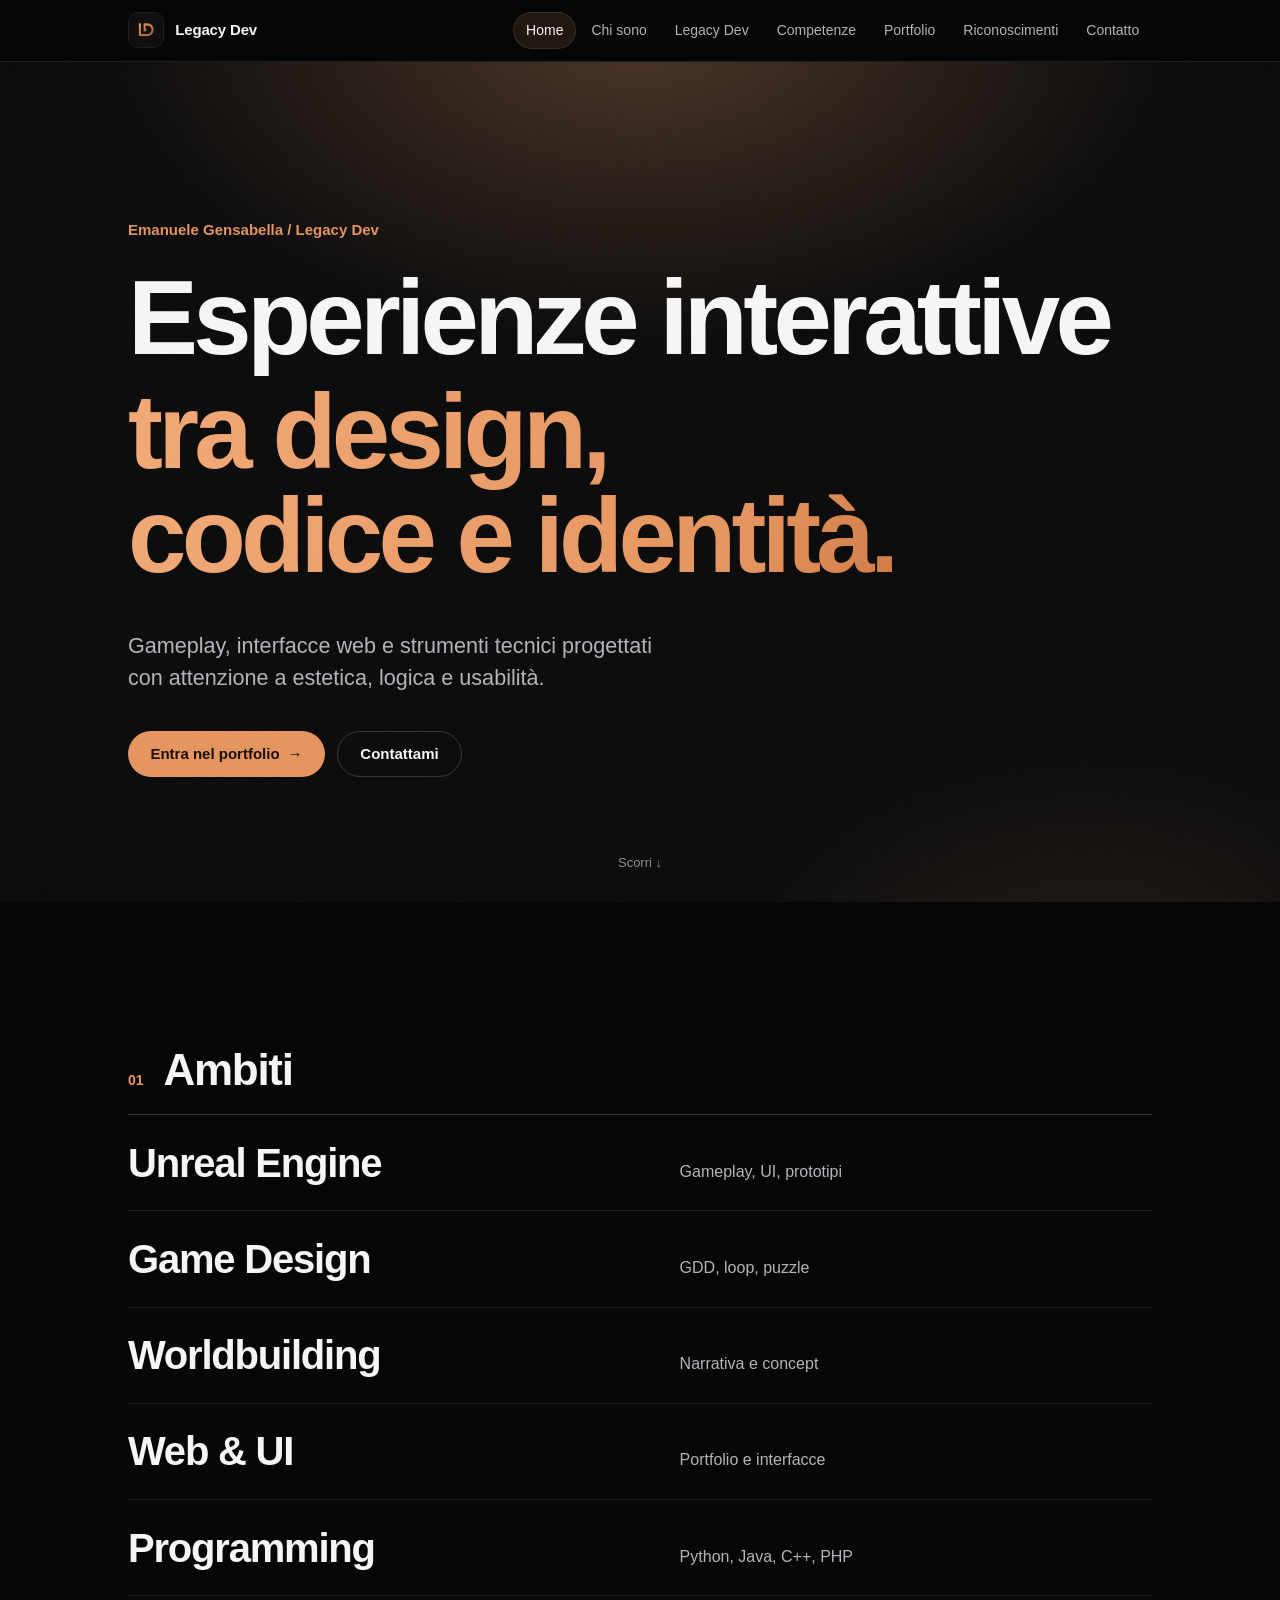
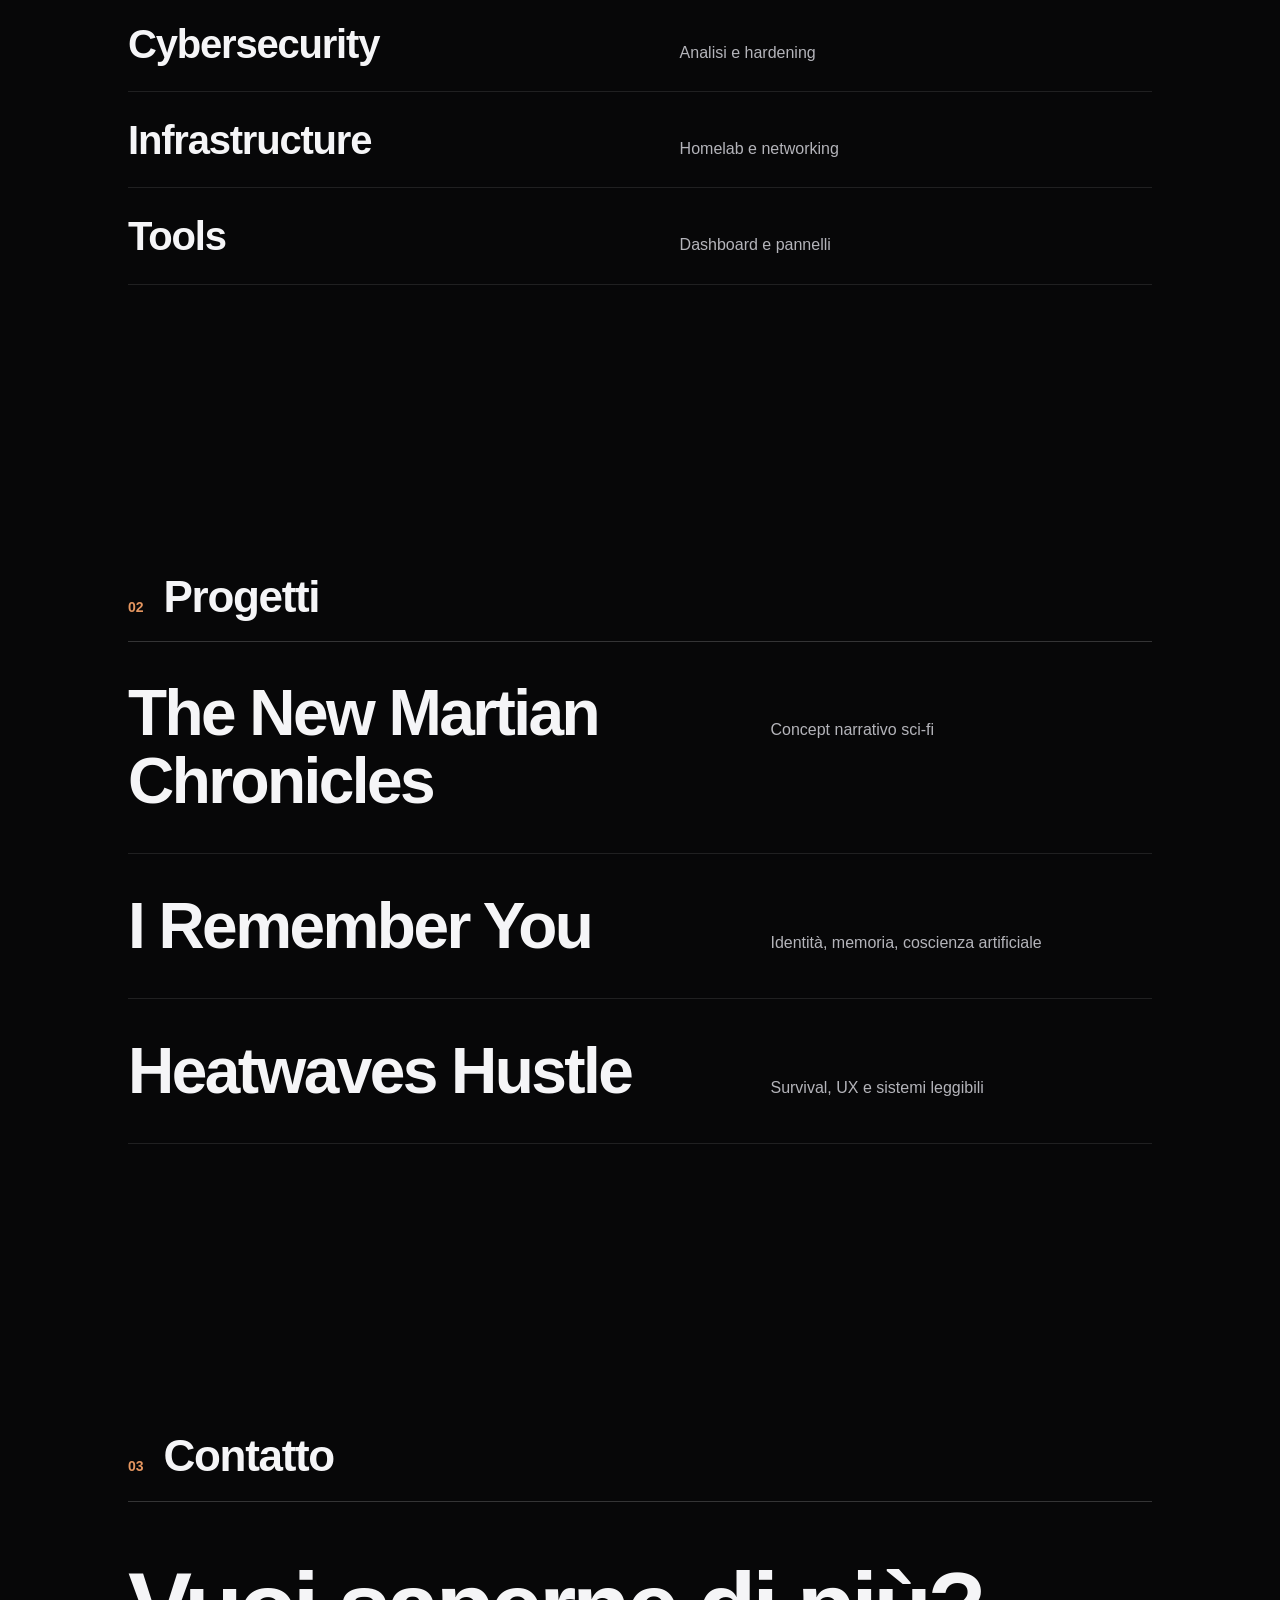
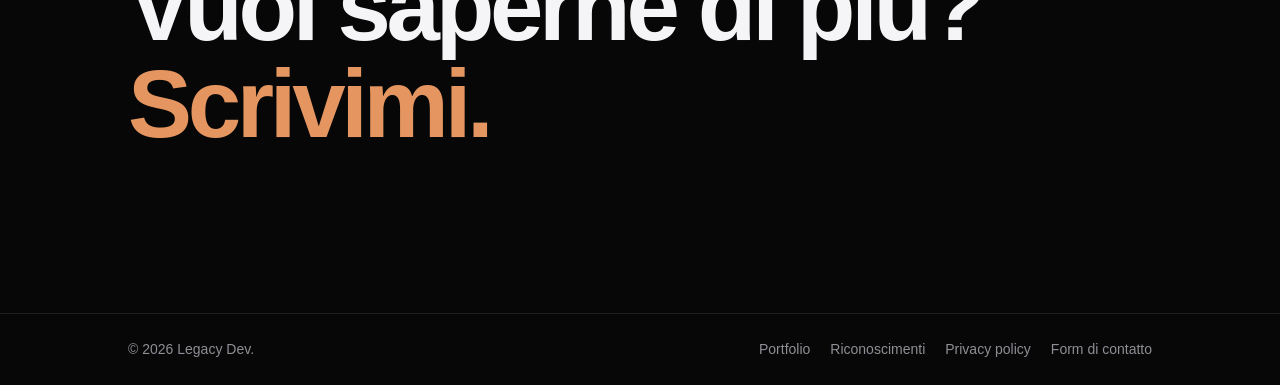
<file: index.html>
<!DOCTYPE html>
<html lang="it">
<head>
  <meta charset="UTF-8" />
  <meta name="viewport" content="width=device-width, initial-scale=1.0" />
  <meta name="description" content="Emanuele Gensabella - Legacy Dev: portfolio di game design, Unreal Engine, web e cybersecurity." />
  <meta name="theme-color" content="#0a0a0b" media="(prefers-color-scheme: dark)" />
  <meta name="theme-color" content="#fbfbfd" media="(prefers-color-scheme: light)" />
  <link rel="canonical" href="https://portfolio.olimpolab.org/" />
  <meta property="og:type" content="website" />
  <meta property="og:site_name" content="Legacy Dev" />
  <meta property="og:title" content="Portfolio - Emanuele Gensabella - Legacy Dev" />
  <meta property="og:description" content="Emanuele Gensabella - Legacy Dev: portfolio di game design, Unreal Engine, web e cybersecurity." />
  <meta property="og:url" content="https://portfolio.olimpolab.org/" />
  <meta property="og:image" content="https://portfolio.olimpolab.org/assets/img/logo.png" />
  <title>Portfolio - Emanuele Gensabella - Legacy Dev</title>
  <link rel="stylesheet" href="style.css" />
  <link rel="icon" href="favicon.ico" />
  <noscript><style>.reveal{opacity:1;transform:none}</style></noscript>
</head>
<body data-page="home">
  <div class="background">
    <div class="blur-circle circle1"></div>
    <div class="blur-circle circle2"></div>
  </div>

  <header>
    <div class="container">
      <a class="brand" id="brand-home" href="index.html" aria-label="Vai alla Home">
        <div class="brand-logo">
          <img src="assets/img/logo.png" alt="Legacy Dev logo" />
        </div>
        <div class="brand-info">
          <div class="subtitle">Legacy&nbsp;Dev</div>
        </div>
      </a>
      <nav>
        <a class="nav-btn active" data-target="home" href="index.html">Home</a>
        <a class="nav-btn" data-target="about" href="pages/chisono.html">Chi&nbsp;sono</a>
        <a class="nav-btn" data-target="legacy" href="pages/legacy-dev.html">Legacy&nbsp;Dev</a>
        <a class="nav-btn" data-target="skills" href="pages/competenze.html">Competenze</a>
        <a class="nav-btn" data-target="portfolio" href="pages/portfolio.html">Portfolio</a>
        <a class="nav-btn" data-target="awards" href="pages/riconoscimenti.html">Riconoscimenti</a>
        <a class="nav-btn" data-target="contact" href="pages/contatto.html">Contatto</a>
      </nav>
    </div>
  </header>

  <main>
    <section id="home" class="scene scene-hero">
      <div class="hero-content">
        <p class="hero-kicker">Emanuele Gensabella / Legacy Dev</p>
        <h1>
          <span class="line"><span>Esperienze interattive</span></span>
          <span class="line gradient-text"><span>tra design, codice e identità.</span></span>
        </h1>
        <p class="hero-intro">
          Gameplay, interfacce web e strumenti tecnici progettati con attenzione a estetica, logica e usabilità.
        </p>
        <div class="hero-actions">
          <a class="btn btn-primary" data-target="portfolio" href="pages/portfolio.html">Entra nel portfolio <span aria-hidden="true">→</span></a>
          <a class="btn btn-outline" data-target="contact" href="pages/contatto.html">Contattami</a>
        </div>
      </div>
      <a class="scroll-down" href="#ambiti">Scorri <span aria-hidden="true">↓</span></a>
    </section>

    <section id="ambiti" class="scene">
      <div class="scene-head reveal">
        <span class="scene-num">01</span>
        <h2 class="scene-title">Ambiti</h2>
      </div>
      <ul class="ambiti-list">
        <li class="reveal"><span class="row-title">Unreal Engine</span><span class="row-text">Gameplay, UI, prototipi</span></li>
        <li class="reveal"><span class="row-title">Game Design</span><span class="row-text">GDD, loop, puzzle</span></li>
        <li class="reveal"><span class="row-title">Worldbuilding</span><span class="row-text">Narrativa e concept</span></li>
        <li class="reveal"><span class="row-title">Web &amp; UI</span><span class="row-text">Portfolio e interfacce</span></li>
        <li class="reveal"><span class="row-title">Programming</span><span class="row-text">Python, Java, C++, PHP</span></li>
        <li class="reveal"><span class="row-title">Cybersecurity</span><span class="row-text">Analisi e hardening</span></li>
        <li class="reveal"><span class="row-title">Infrastructure</span><span class="row-text">Homelab e networking</span></li>
        <li class="reveal"><span class="row-title">Tools</span><span class="row-text">Dashboard e pannelli</span></li>
      </ul>
    </section>

    <section class="scene">
      <div class="scene-head reveal">
        <span class="scene-num">02</span>
        <h2 class="scene-title">Progetti</h2>
      </div>
      <div class="project-rows">
        <a class="project-row reveal" href="pages/portfolio.html">
          <span class="row-big">The New Martian Chronicles</span>
          <span class="row-meta">Concept narrativo sci-fi</span>
        </a>
        <a class="project-row reveal" href="pages/portfolio.html">
          <span class="row-big">I Remember You</span>
          <span class="row-meta">Identità, memoria, coscienza artificiale</span>
        </a>
        <a class="project-row reveal" href="pages/portfolio.html">
          <span class="row-big">Heatwaves Hustle</span>
          <span class="row-meta">Survival, UX e sistemi leggibili</span>
        </a>
      </div>
    </section>

    <section class="scene scene-cta">
      <div class="scene-head reveal">
        <span class="scene-num">03</span>
        <h2 class="scene-title">Contatto</h2>
      </div>
      <a class="cta-big reveal" href="pages/contatto.html">Vuoi saperne di più? <span>Scrivimi.</span></a>
    </section>
  </main>

  <footer>
    <div class="footer-container">
      <div class="footer-left">© 2026 Legacy&nbsp;Dev.</div>
      <div class="footer-right">
        <a class="footer-link" data-target="portfolio" href="pages/portfolio.html">Portfolio</a>
        <a class="footer-link" data-target="awards" href="pages/riconoscimenti.html">Riconoscimenti</a>
        <a class="footer-link" data-target="privacy" href="pages/privacy-policy.html">Privacy policy</a>
        <a href="https://forms.gle/FoJF86DdL9w9EpJKA" target="_blank" rel="noopener" class="footer-link">Form di contatto</a>
      </div>
    </div>
  </footer>

  <script src="script.js" defer></script>
</body>
</html>
</file>
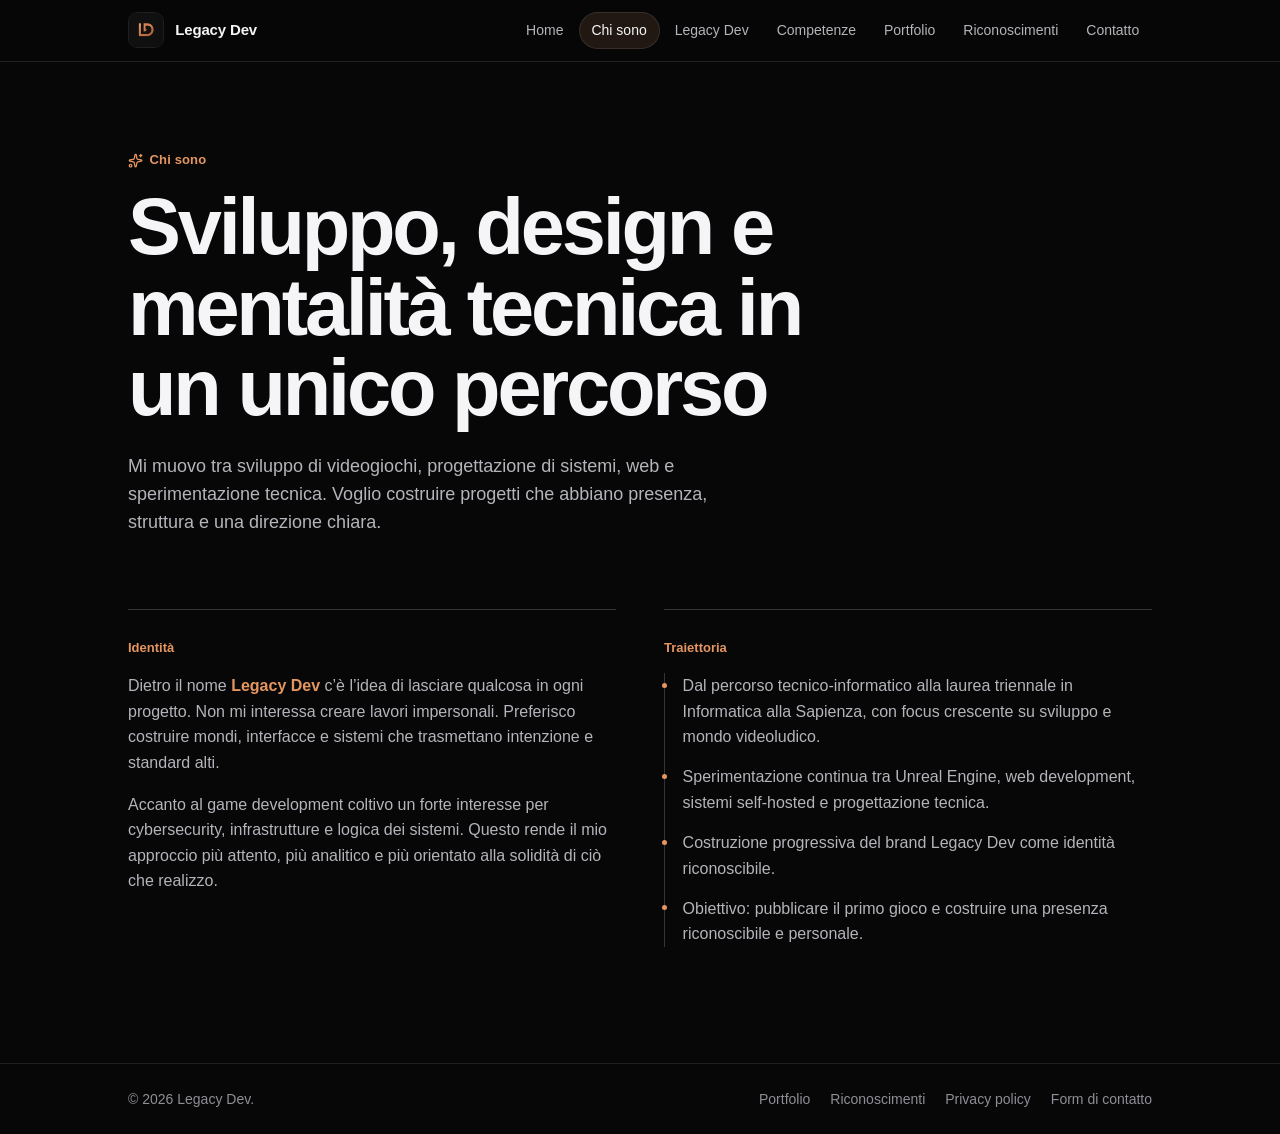
<file: pages/chisono.html>
<!DOCTYPE html>
<html lang="it">
<head>
  <meta charset="UTF-8" />
  <meta name="viewport" content="width=device-width, initial-scale=1.0" />
  <meta name="description" content="Chi è Emanuele Gensabella: sviluppo videogiochi, progettazione di sistemi, web e cybersecurity." />
  <meta name="theme-color" content="#0a0a0b" media="(prefers-color-scheme: dark)" />
  <meta name="theme-color" content="#fbfbfd" media="(prefers-color-scheme: light)" />
  <link rel="canonical" href="https://portfolio.olimpolab.org/pages/chisono.html" />
  <meta property="og:type" content="website" />
  <meta property="og:site_name" content="Legacy Dev" />
  <meta property="og:title" content="Chi sono - Legacy Dev" />
  <meta property="og:description" content="Chi è Emanuele Gensabella: sviluppo videogiochi, progettazione di sistemi, web e cybersecurity." />
  <meta property="og:url" content="https://portfolio.olimpolab.org/pages/chisono.html" />
  <meta property="og:image" content="https://portfolio.olimpolab.org/assets/img/logo.png" />
  <title>Chi sono - Legacy Dev</title>
  <link rel="stylesheet" href="../style.css" />
  <link rel="icon" href="../favicon.ico" />
  <script src="../assets/vendor/lucide-1.59.0.min.js" defer></script>
  <noscript><style>.reveal{opacity:1;transform:none}</style></noscript>
</head>
<body data-page="about">
  <div class="background">
    <div class="blur-circle circle1"></div>
    <div class="blur-circle circle2"></div>
  </div>

  <header>
    <div class="container">
      <a class="brand" id="brand-home" href="../index.html" aria-label="Vai alla Home">
        <div class="brand-logo">
          <img src="../assets/img/logo.png" alt="Legacy Dev logo" />
        </div>
        <div class="brand-info">
          <div class="subtitle">Legacy&nbsp;Dev</div>
        </div>
      </a>
      <nav>
        <a class="nav-btn" data-target="home" href="../index.html">Home</a>
        <a class="nav-btn active" data-target="about" href="chisono.html">Chi&nbsp;sono</a>
        <a class="nav-btn" data-target="legacy" href="legacy-dev.html">Legacy&nbsp;Dev</a>
        <a class="nav-btn" data-target="skills" href="competenze.html">Competenze</a>
        <a class="nav-btn" data-target="portfolio" href="portfolio.html">Portfolio</a>
        <a class="nav-btn" data-target="awards" href="riconoscimenti.html">Riconoscimenti</a>
        <a class="nav-btn" data-target="contact" href="contatto.html">Contatto</a>
      </nav>
    </div>
  </header>

  <main>
    <section id="about" class="page active">
      <div class="section-header reveal">
        <div class="section-eyebrow">
          <i data-lucide="sparkles"></i>
          <span>Chi sono</span>
        </div>
        <h2 class="section-title">Sviluppo, design e mentalità tecnica in un unico percorso</h2>
        <p class="section-text">
          Mi muovo tra sviluppo di videogiochi, progettazione di sistemi, web e sperimentazione tecnica. Voglio costruire progetti che abbiano presenza, struttura e una direzione chiara.
        </p>
      </div>
      <div class="about-grid">
        <div class="glass-card highlight reveal">
          <div class="card-eyebrow">Identità</div>
          <p>
            Dietro il nome <span class="highlight">Legacy&nbsp;Dev</span> c’è l’idea di lasciare qualcosa in ogni progetto. Non mi interessa creare lavori impersonali. Preferisco costruire mondi, interfacce e sistemi che trasmettano intenzione e standard alti.
          </p>
          <p>
            Accanto al game development coltivo un forte interesse per cybersecurity, infrastrutture e logica dei sistemi. Questo rende il mio approccio più attento, più analitico e più orientato alla solidità di ciò che realizzo.
          </p>
        </div>
        <div class="glass-card highlight reveal">
          <div class="card-eyebrow">Traiettoria</div>
          <ul class="timeline">
            <li>Dal percorso tecnico‑informatico alla laurea triennale in Informatica alla Sapienza, con focus crescente su sviluppo e mondo videoludico.</li>
            <li>Sperimentazione continua tra Unreal&nbsp;Engine, web development, sistemi self‑hosted e progettazione tecnica.</li>
            <li>Costruzione progressiva del brand Legacy&nbsp;Dev come identità riconoscibile.</li>
            <li>Obiettivo: pubblicare il primo gioco e costruire una presenza riconoscibile e personale.</li>
          </ul>
        </div>
      </div>
    </section>

    <!-- Legacy page -->
  </main>

  <footer>
    <div class="footer-container">
      <div class="footer-left">© 2026 Legacy&nbsp;Dev.</div>
      <div class="footer-right">
        <a class="footer-link" data-target="portfolio" href="portfolio.html">Portfolio</a>
        <a class="footer-link" data-target="awards" href="riconoscimenti.html">Riconoscimenti</a>
        <a class="footer-link" data-target="privacy" href="privacy-policy.html">Privacy policy</a>
        <a href="https://forms.gle/FoJF86DdL9w9EpJKA" target="_blank" rel="noopener" class="footer-link">Form di contatto</a>
      </div>
    </div>
  </footer>

  <script src="../script.js" defer></script>
</body>
</html>
</file>
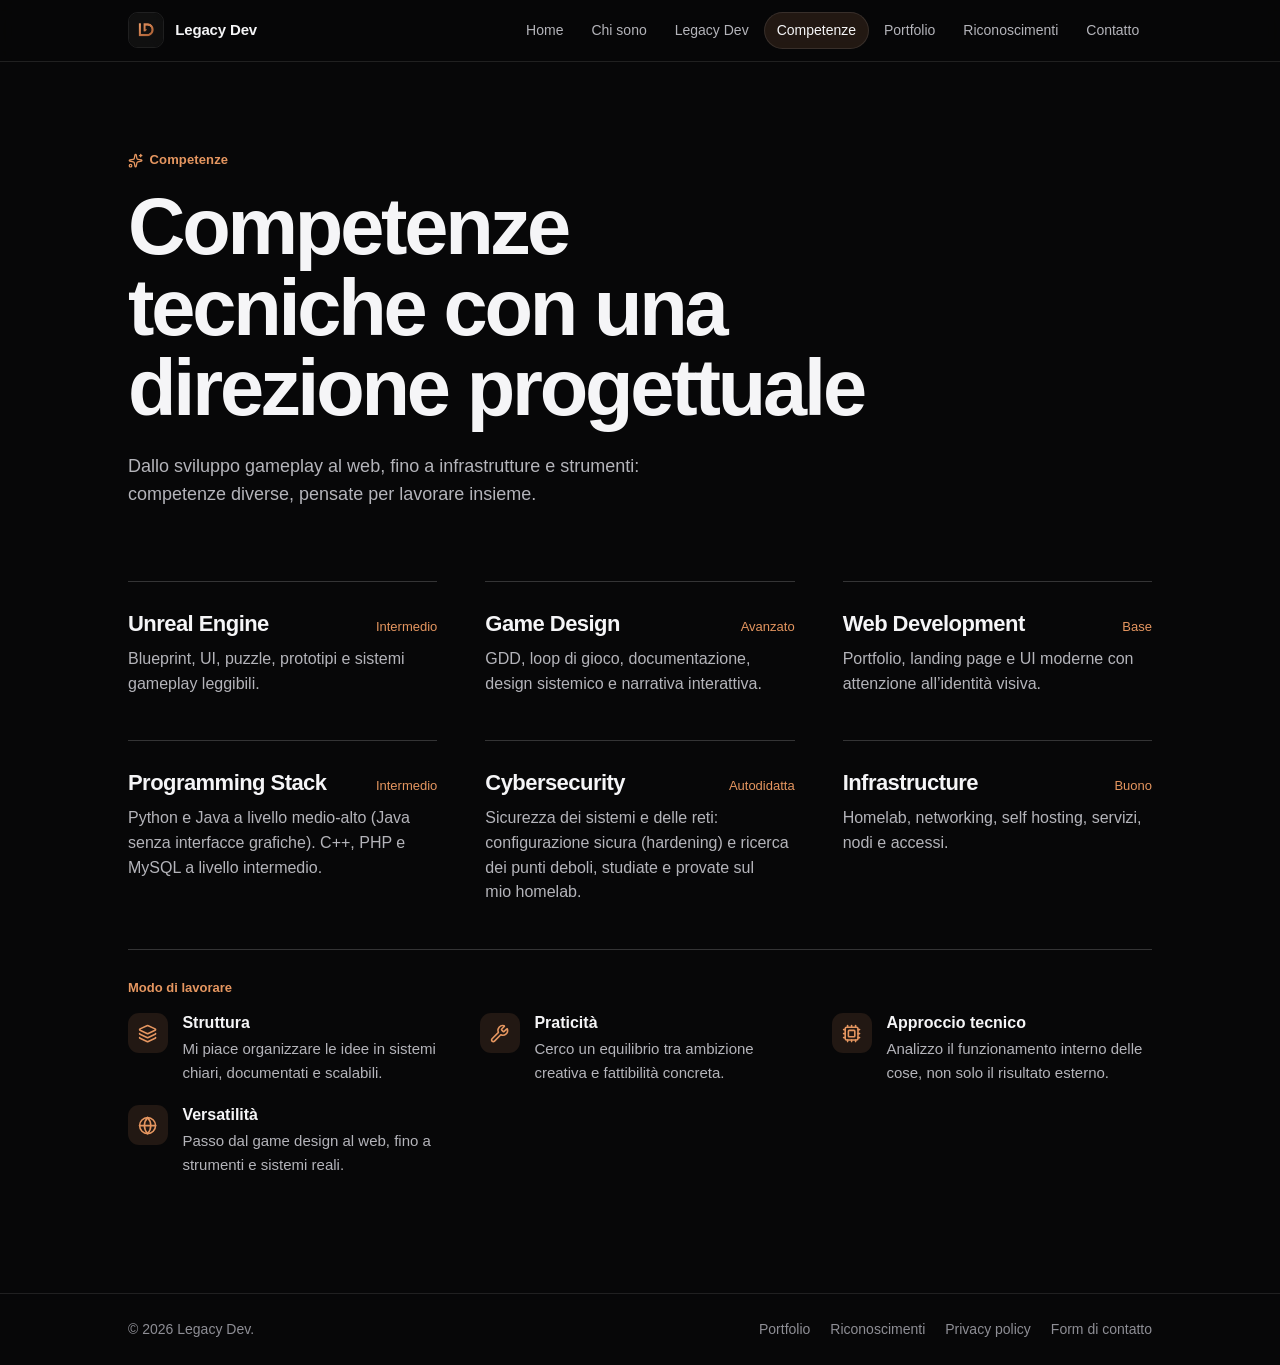
<file: pages/competenze.html>
<!DOCTYPE html>
<html lang="it">
<head>
  <meta charset="UTF-8" />
  <meta name="viewport" content="width=device-width, initial-scale=1.0" />
  <meta name="description" content="Competenze di Emanuele Gensabella: Unreal Engine, game design, programmazione, web e infrastrutture." />
  <meta name="theme-color" content="#0a0a0b" media="(prefers-color-scheme: dark)" />
  <meta name="theme-color" content="#fbfbfd" media="(prefers-color-scheme: light)" />
  <link rel="canonical" href="https://portfolio.olimpolab.org/pages/competenze.html" />
  <meta property="og:type" content="website" />
  <meta property="og:site_name" content="Legacy Dev" />
  <meta property="og:title" content="Competenze - Legacy Dev" />
  <meta property="og:description" content="Competenze di Emanuele Gensabella: Unreal Engine, game design, programmazione, web e infrastrutture." />
  <meta property="og:url" content="https://portfolio.olimpolab.org/pages/competenze.html" />
  <meta property="og:image" content="https://portfolio.olimpolab.org/assets/img/logo.png" />
  <title>Competenze - Legacy Dev</title>
  <link rel="stylesheet" href="../style.css" />
  <link rel="icon" href="../favicon.ico" />
  <script src="../assets/vendor/lucide-1.59.0.min.js" defer></script>
  <noscript><style>.reveal{opacity:1;transform:none}</style></noscript>
</head>
<body data-page="skills">
  <div class="background">
    <div class="blur-circle circle1"></div>
    <div class="blur-circle circle2"></div>
  </div>

  <header>
    <div class="container">
      <a class="brand" id="brand-home" href="../index.html" aria-label="Vai alla Home">
        <div class="brand-logo">
          <img src="../assets/img/logo.png" alt="Legacy Dev logo" />
        </div>
        <div class="brand-info">
          <div class="subtitle">Legacy&nbsp;Dev</div>
        </div>
      </a>
      <nav>
        <a class="nav-btn" data-target="home" href="../index.html">Home</a>
        <a class="nav-btn" data-target="about" href="chisono.html">Chi&nbsp;sono</a>
        <a class="nav-btn" data-target="legacy" href="legacy-dev.html">Legacy&nbsp;Dev</a>
        <a class="nav-btn active" data-target="skills" href="competenze.html">Competenze</a>
        <a class="nav-btn" data-target="portfolio" href="portfolio.html">Portfolio</a>
        <a class="nav-btn" data-target="awards" href="riconoscimenti.html">Riconoscimenti</a>
        <a class="nav-btn" data-target="contact" href="contatto.html">Contatto</a>
      </nav>
    </div>
  </header>

  <main>
    <section id="skills" class="page active">
      <div class="section-header reveal">
        <div class="section-eyebrow">
          <i data-lucide="sparkles"></i>
          <span>Competenze</span>
        </div>
        <h2 class="section-title">Competenze tecniche con una direzione progettuale</h2>
        <p class="section-text">
          Dallo sviluppo gameplay al web, fino a infrastrutture e strumenti: competenze diverse, pensate per lavorare insieme.
        </p>
      </div>
      <div class="skills-grid">
        <!-- Individual skill cards -->
        <div class="skill-card glass-card reveal">
          <div class="skill-header">
            <h3>Unreal&nbsp;Engine</h3>
            <span class="level">Intermedio</span>
          </div>
          <p class="skill-desc">Blueprint, UI, puzzle, prototipi e sistemi gameplay leggibili.</p>
        </div>
        <div class="skill-card glass-card reveal">
          <div class="skill-header">
            <h3>Game&nbsp;Design</h3>
            <span class="level">Avanzato</span>
          </div>
          <p class="skill-desc">GDD, loop di gioco, documentazione, design sistemico e narrativa interattiva.</p>
        </div>
        <div class="skill-card glass-card reveal">
          <div class="skill-header">
            <h3>Web&nbsp;Development</h3>
            <span class="level">Base</span>
          </div>
          <p class="skill-desc">Portfolio, landing page e UI moderne con attenzione all’identità visiva.</p>
        </div>
        <div class="skill-card glass-card reveal">
          <div class="skill-header">
            <h3>Programming&nbsp;Stack</h3>
            <span class="level">Intermedio</span>
          </div>
          <p class="skill-desc">Python e Java a livello medio-alto (Java senza interfacce grafiche). C++, PHP e MySQL a livello intermedio.</p>
        </div>
        <div class="skill-card glass-card reveal">
          <div class="skill-header">
            <h3>Cybersecurity</h3>
            <span class="level">Autodidatta</span>
          </div>
          <p class="skill-desc">Sicurezza dei sistemi e delle reti: configurazione sicura (hardening) e ricerca dei punti deboli, studiate e provate sul mio homelab.</p>
        </div>
        <div class="skill-card glass-card reveal">
          <div class="skill-header">
            <h3>Infrastructure</h3>
            <span class="level">Buono</span>
          </div>
          <p class="skill-desc">Homelab, networking, self hosting, servizi, nodi e accessi.</p>
        </div>
        <!-- End individual skill cards -->
        <div class="glass-card work-style reveal">
          <div class="work-eyebrow">Modo di lavorare</div>
          <div class="work-rows">
            <div class="work-row">
              <div class="work-icon"><i data-lucide="layers-3"></i></div>
              <div class="work-info">
                <div class="work-title">Struttura</div>
                <p>Mi piace organizzare le idee in sistemi chiari, documentati e scalabili.</p>
              </div>
            </div>
            <div class="work-row">
              <div class="work-icon"><i data-lucide="wrench"></i></div>
              <div class="work-info">
                <div class="work-title">Praticità</div>
                <p>Cerco un equilibrio tra ambizione creativa e fattibilità concreta.</p>
              </div>
            </div>
            <div class="work-row">
              <div class="work-icon"><i data-lucide="cpu"></i></div>
              <div class="work-info">
                <div class="work-title">Approccio tecnico</div>
                <p>Analizzo il funzionamento interno delle cose, non solo il risultato esterno.</p>
              </div>
            </div>
            <div class="work-row">
              <div class="work-icon"><i data-lucide="globe"></i></div>
              <div class="work-info">
                <div class="work-title">Versatilità</div>
                <p>Passo dal game design al web, fino a strumenti e sistemi reali.</p>
              </div>
            </div>
          </div>
        </div>
      </div>
    </section>

    <!-- Portfolio page -->
  </main>

  <footer>
    <div class="footer-container">
      <div class="footer-left">© 2026 Legacy&nbsp;Dev.</div>
      <div class="footer-right">
        <a class="footer-link" data-target="portfolio" href="portfolio.html">Portfolio</a>
        <a class="footer-link" data-target="awards" href="riconoscimenti.html">Riconoscimenti</a>
        <a class="footer-link" data-target="privacy" href="privacy-policy.html">Privacy policy</a>
        <a href="https://forms.gle/FoJF86DdL9w9EpJKA" target="_blank" rel="noopener" class="footer-link">Form di contatto</a>
      </div>
    </div>
  </footer>

  <script src="../script.js" defer></script>
</body>
</html>
</file>
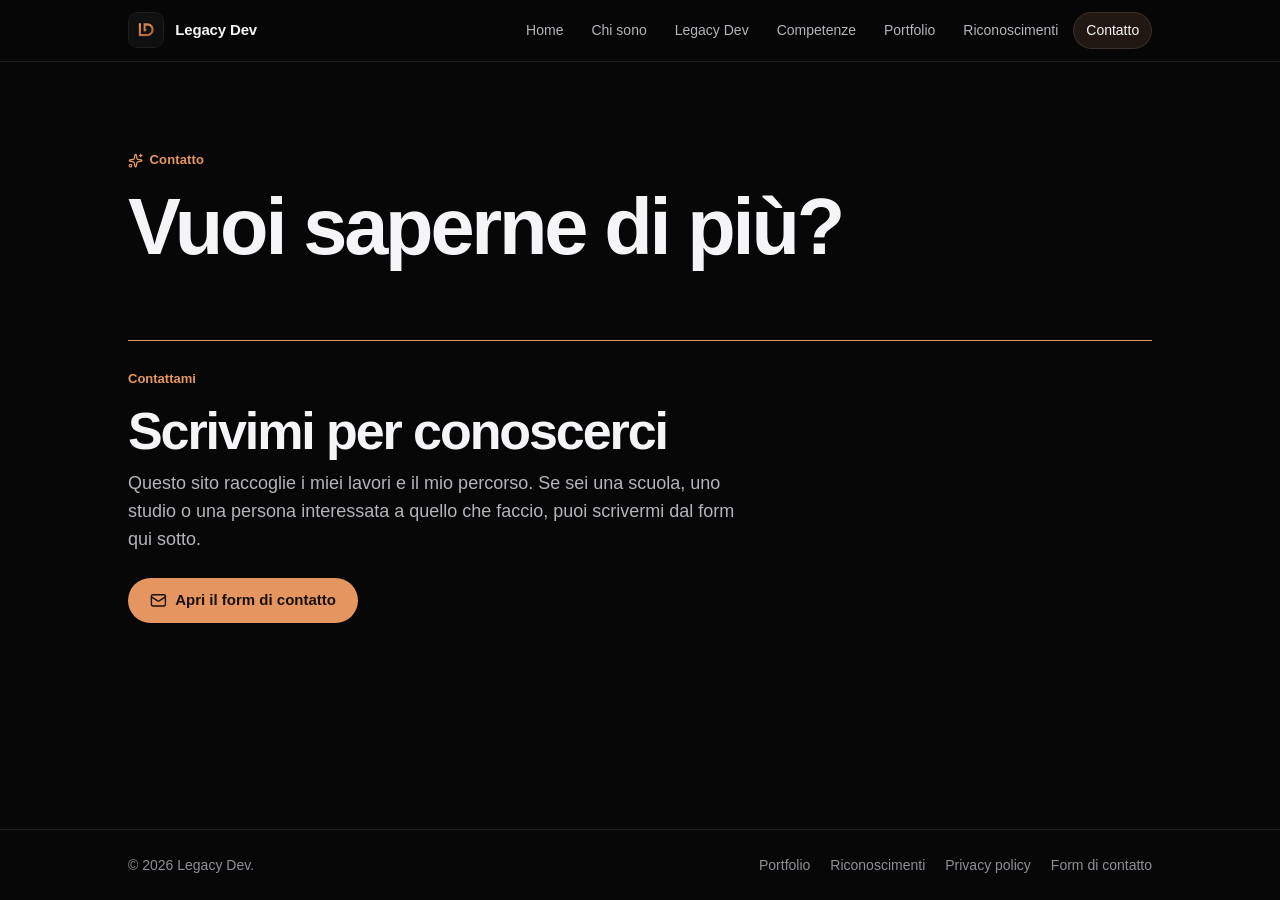
<file: pages/contatto.html>
<!DOCTYPE html>
<html lang="it">
<head>
  <meta charset="UTF-8" />
  <meta name="viewport" content="width=device-width, initial-scale=1.0" />
  <meta name="description" content="Scrivi a Emanuele Gensabella per conoscere meglio il suo percorso e i suoi progetti." />
  <meta name="theme-color" content="#0a0a0b" media="(prefers-color-scheme: dark)" />
  <meta name="theme-color" content="#fbfbfd" media="(prefers-color-scheme: light)" />
  <link rel="canonical" href="https://portfolio.olimpolab.org/pages/contatto.html" />
  <meta property="og:type" content="website" />
  <meta property="og:site_name" content="Legacy Dev" />
  <meta property="og:title" content="Contatto - Legacy Dev" />
  <meta property="og:description" content="Scrivi a Emanuele Gensabella per conoscere meglio il suo percorso e i suoi progetti." />
  <meta property="og:url" content="https://portfolio.olimpolab.org/pages/contatto.html" />
  <meta property="og:image" content="https://portfolio.olimpolab.org/assets/img/logo.png" />
  <title>Contatto - Legacy Dev</title>
  <link rel="stylesheet" href="../style.css" />
  <link rel="icon" href="../favicon.ico" />
  <script src="../assets/vendor/lucide-1.59.0.min.js" defer></script>
  <noscript><style>.reveal{opacity:1;transform:none}</style></noscript>
</head>
<body data-page="contact">
  <div class="background">
    <div class="blur-circle circle1"></div>
    <div class="blur-circle circle2"></div>
  </div>

  <header>
    <div class="container">
      <a class="brand" id="brand-home" href="../index.html" aria-label="Vai alla Home">
        <div class="brand-logo">
          <img src="../assets/img/logo.png" alt="Legacy Dev logo" />
        </div>
        <div class="brand-info">
          <div class="subtitle">Legacy&nbsp;Dev</div>
        </div>
      </a>
      <nav>
        <a class="nav-btn" data-target="home" href="../index.html">Home</a>
        <a class="nav-btn" data-target="about" href="chisono.html">Chi&nbsp;sono</a>
        <a class="nav-btn" data-target="legacy" href="legacy-dev.html">Legacy&nbsp;Dev</a>
        <a class="nav-btn" data-target="skills" href="competenze.html">Competenze</a>
        <a class="nav-btn" data-target="portfolio" href="portfolio.html">Portfolio</a>
        <a class="nav-btn" data-target="awards" href="riconoscimenti.html">Riconoscimenti</a>
        <a class="nav-btn active" data-target="contact" href="contatto.html">Contatto</a>
      </nav>
    </div>
  </header>

  <main>
    <section id="contact" class="page active">
      <div class="section-header">
        <div class="section-eyebrow">
          <i data-lucide="sparkles"></i>
          <span>Contatto</span>
        </div>
        <h2 class="section-title">Vuoi saperne di più?</h2>
      </div>
      <div class="contact-grid">
        <div class="glass-card highlight contact-card reveal">
          <div class="contact-eyebrow">Contattami</div>
          <h3 class="contact-title">Scrivimi per conoscerci</h3>
          <p class="contact-desc">
            Questo sito raccoglie i miei lavori e il mio percorso. Se sei una scuola, uno studio o una persona interessata a quello che faccio, puoi scrivermi dal form qui sotto.
          </p>
          <div class="contact-actions">
            <a href="https://forms.gle/FoJF86DdL9w9EpJKA" target="_blank" rel="noopener" class="btn btn-primary">
              <i data-lucide="mail"></i>
              Apri il form di contatto
            </a>
          </div>
        </div>
      </div>
    </section>
  </main>

  <footer>
    <div class="footer-container">
      <div class="footer-left">© 2026 Legacy&nbsp;Dev.</div>
      <div class="footer-right">
        <a class="footer-link" data-target="portfolio" href="portfolio.html">Portfolio</a>
        <a class="footer-link" data-target="awards" href="riconoscimenti.html">Riconoscimenti</a>
        <a class="footer-link" data-target="privacy" href="privacy-policy.html">Privacy policy</a>
        <a href="https://forms.gle/FoJF86DdL9w9EpJKA" target="_blank" rel="noopener" class="footer-link">Form di contatto</a>
      </div>
    </div>
  </footer>

  <script src="../script.js" defer></script>
</body>
</html>
</file>
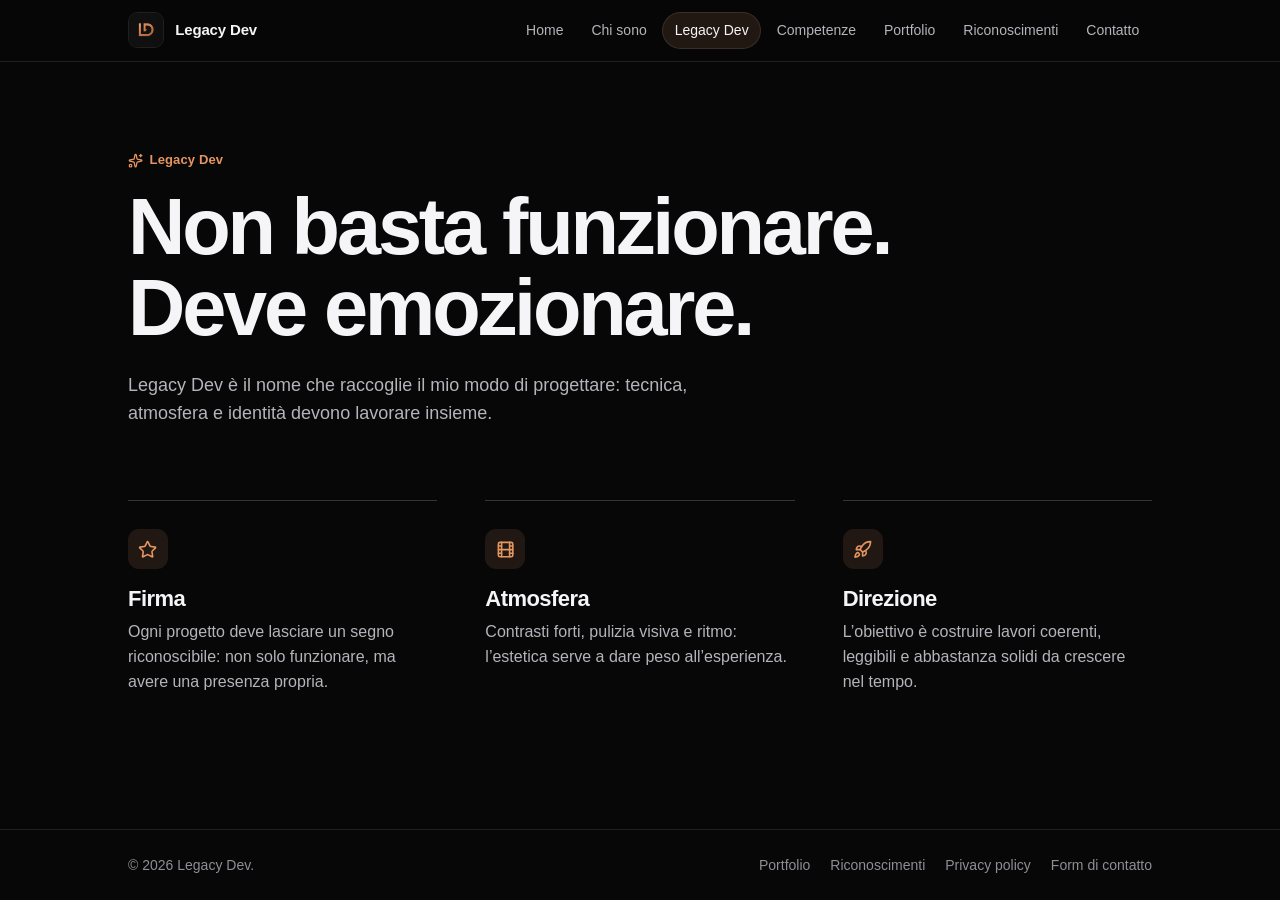
<file: pages/legacy-dev.html>
<!DOCTYPE html>
<html lang="it">
<head>
  <meta charset="UTF-8" />
  <meta name="viewport" content="width=device-width, initial-scale=1.0" />
  <meta name="description" content="Legacy Dev: il modo di progettare di Emanuele Gensabella tra tecnica, atmosfera e identità." />
  <meta name="theme-color" content="#0a0a0b" media="(prefers-color-scheme: dark)" />
  <meta name="theme-color" content="#fbfbfd" media="(prefers-color-scheme: light)" />
  <link rel="canonical" href="https://portfolio.olimpolab.org/pages/legacy-dev.html" />
  <meta property="og:type" content="website" />
  <meta property="og:site_name" content="Legacy Dev" />
  <meta property="og:title" content="Legacy Dev - Emanuele Gensabella" />
  <meta property="og:description" content="Legacy Dev: il modo di progettare di Emanuele Gensabella tra tecnica, atmosfera e identità." />
  <meta property="og:url" content="https://portfolio.olimpolab.org/pages/legacy-dev.html" />
  <meta property="og:image" content="https://portfolio.olimpolab.org/assets/img/logo.png" />
  <title>Legacy Dev - Emanuele Gensabella</title>
  <link rel="stylesheet" href="../style.css" />
  <link rel="icon" href="../favicon.ico" />
  <script src="../assets/vendor/lucide-1.59.0.min.js" defer></script>
  <noscript><style>.reveal{opacity:1;transform:none}</style></noscript>
</head>
<body data-page="legacy">
  <div class="background">
    <div class="blur-circle circle1"></div>
    <div class="blur-circle circle2"></div>
  </div>

  <header>
    <div class="container">
      <a class="brand" id="brand-home" href="../index.html" aria-label="Vai alla Home">
        <div class="brand-logo">
          <img src="../assets/img/logo.png" alt="Legacy Dev logo" />
        </div>
        <div class="brand-info">
          <div class="subtitle">Legacy&nbsp;Dev</div>
        </div>
      </a>
      <nav>
        <a class="nav-btn" data-target="home" href="../index.html">Home</a>
        <a class="nav-btn" data-target="about" href="chisono.html">Chi&nbsp;sono</a>
        <a class="nav-btn active" data-target="legacy" href="legacy-dev.html">Legacy&nbsp;Dev</a>
        <a class="nav-btn" data-target="skills" href="competenze.html">Competenze</a>
        <a class="nav-btn" data-target="portfolio" href="portfolio.html">Portfolio</a>
        <a class="nav-btn" data-target="awards" href="riconoscimenti.html">Riconoscimenti</a>
        <a class="nav-btn" data-target="contact" href="contatto.html">Contatto</a>
      </nav>
    </div>
  </header>

  <main>
    <section id="legacy" class="page active">
      <div class="section-header reveal">
        <div class="section-eyebrow">
          <i data-lucide="sparkles"></i>
          <span>Legacy Dev</span>
        </div>
        <h2 class="section-title">Non basta funzionare. Deve emozionare.</h2>
        <p class="section-text">
          Legacy&nbsp;Dev è il nome che raccoglie il mio modo di progettare: tecnica, atmosfera e identità devono lavorare insieme.
        </p>
      </div>
      <div class="legacy-grid">
        <div class="glass-card highlight reveal">
          <div class="icon-wrapper"><i data-lucide="star"></i></div>
          <h3 class="card-title">Firma</h3>
          <p class="card-text">Ogni progetto deve lasciare un segno riconoscibile: non solo funzionare, ma avere una presenza propria.</p>
        </div>
        <div class="glass-card highlight reveal">
          <div class="icon-wrapper"><i data-lucide="film"></i></div>
          <h3 class="card-title">Atmosfera</h3>
          <p class="card-text">Contrasti forti, pulizia visiva e ritmo: l’estetica serve a dare peso all’esperienza.</p>
        </div>
        <div class="glass-card highlight reveal">
          <div class="icon-wrapper"><i data-lucide="rocket"></i></div>
          <h3 class="card-title">Direzione</h3>
          <p class="card-text">L’obiettivo è costruire lavori coerenti, leggibili e abbastanza solidi da crescere nel tempo.</p>
        </div>
      </div>
    </section>

    <!-- Skills page -->
  </main>

  <footer>
    <div class="footer-container">
      <div class="footer-left">© 2026 Legacy&nbsp;Dev.</div>
      <div class="footer-right">
        <a class="footer-link" data-target="portfolio" href="portfolio.html">Portfolio</a>
        <a class="footer-link" data-target="awards" href="riconoscimenti.html">Riconoscimenti</a>
        <a class="footer-link" data-target="privacy" href="privacy-policy.html">Privacy policy</a>
        <a href="https://forms.gle/FoJF86DdL9w9EpJKA" target="_blank" rel="noopener" class="footer-link">Form di contatto</a>
      </div>
    </div>
  </footer>

  <script src="../script.js" defer></script>
</body>
</html>
</file>
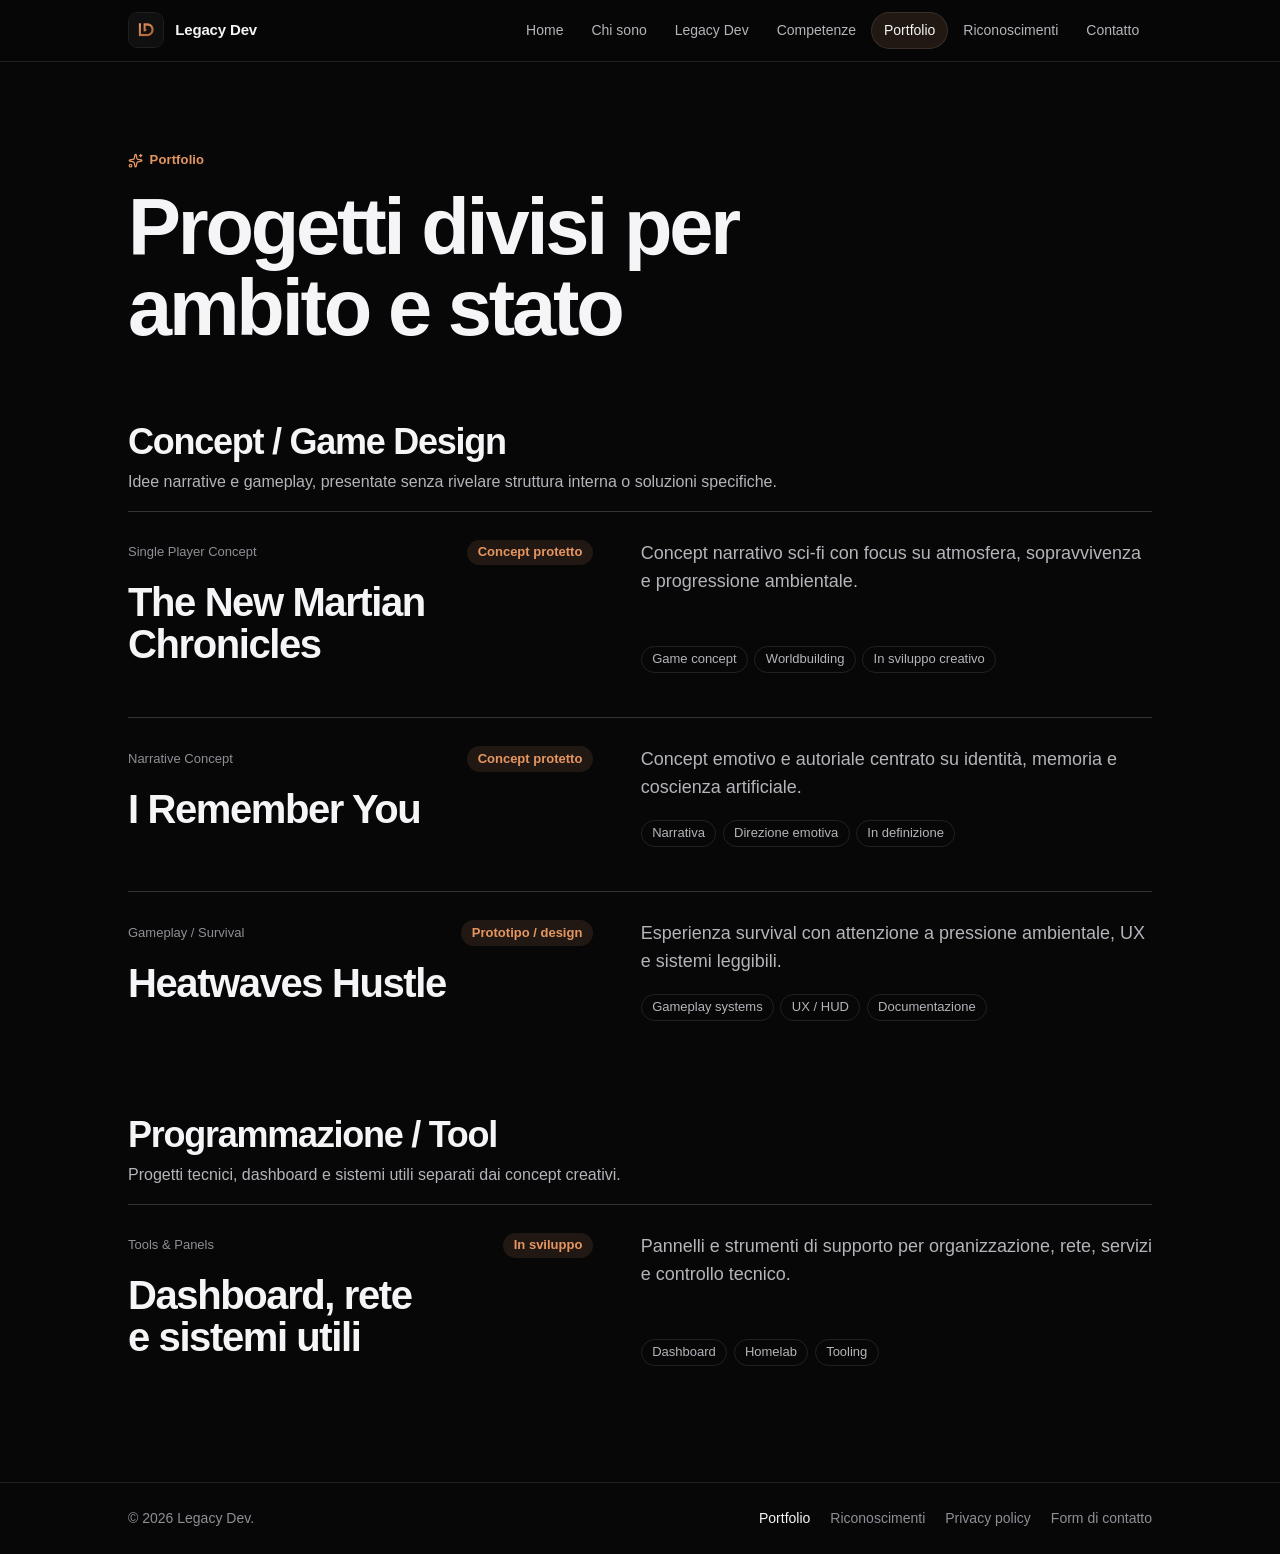
<file: pages/portfolio.html>
<!DOCTYPE html>
<html lang="it">
<head>
  <meta charset="UTF-8" />
  <meta name="viewport" content="width=device-width, initial-scale=1.0" />
  <meta name="description" content="Progetti di Emanuele Gensabella divisi per ambito e stato: concept, game design e tool." />
  <meta name="theme-color" content="#0a0a0b" media="(prefers-color-scheme: dark)" />
  <meta name="theme-color" content="#fbfbfd" media="(prefers-color-scheme: light)" />
  <link rel="canonical" href="https://portfolio.olimpolab.org/pages/portfolio.html" />
  <meta property="og:type" content="website" />
  <meta property="og:site_name" content="Legacy Dev" />
  <meta property="og:title" content="Portfolio - Legacy Dev" />
  <meta property="og:description" content="Progetti di Emanuele Gensabella divisi per ambito e stato: concept, game design e tool." />
  <meta property="og:url" content="https://portfolio.olimpolab.org/pages/portfolio.html" />
  <meta property="og:image" content="https://portfolio.olimpolab.org/assets/img/logo.png" />
  <title>Portfolio - Legacy Dev</title>
  <link rel="stylesheet" href="../style.css" />
  <link rel="icon" href="../favicon.ico" />
  <script src="../assets/vendor/lucide-1.59.0.min.js" defer></script>
  <noscript><style>.reveal{opacity:1;transform:none}</style></noscript>
</head>
<body data-page="portfolio">
  <div class="background">
    <div class="blur-circle circle1"></div>
    <div class="blur-circle circle2"></div>
  </div>

  <header>
    <div class="container">
      <a class="brand" id="brand-home" href="../index.html" aria-label="Vai alla Home">
        <div class="brand-logo">
          <img src="../assets/img/logo.png" alt="Legacy Dev logo" />
        </div>
        <div class="brand-info">
          <div class="subtitle">Legacy&nbsp;Dev</div>
        </div>
      </a>
      <nav>
        <a class="nav-btn" data-target="home" href="../index.html">Home</a>
        <a class="nav-btn" data-target="about" href="chisono.html">Chi&nbsp;sono</a>
        <a class="nav-btn" data-target="legacy" href="legacy-dev.html">Legacy&nbsp;Dev</a>
        <a class="nav-btn" data-target="skills" href="competenze.html">Competenze</a>
        <a class="nav-btn active" data-target="portfolio" href="portfolio.html">Portfolio</a>
        <a class="nav-btn" data-target="awards" href="riconoscimenti.html">Riconoscimenti</a>
        <a class="nav-btn" data-target="contact" href="contatto.html">Contatto</a>
      </nav>
    </div>
  </header>

  <main>
    <section id="portfolio" class="page active">
      <div class="section-header reveal">
        <div class="section-eyebrow">
          <i data-lucide="sparkles"></i>
          <span>Portfolio</span>
        </div>
        <h2 class="section-title">Progetti divisi per ambito e stato</h2>
      </div>

      <div class="portfolio-section reveal">
        <div class="portfolio-section-header">
          <span>Concept / Game Design</span>
          <p>Idee narrative e gameplay, presentate senza rivelare struttura interna o soluzioni specifiche.</p>
        </div>
        <div class="portfolio-grid">
          <div class="glass-card highlight project-card reveal">
            <div class="project-meta">
              <div class="project-tag">Single&nbsp;Player&nbsp;Concept</div>
              <div class="project-status">Concept protetto</div>
            </div>
            <h3 class="project-title">The New Martian Chronicles</h3>
            <p class="project-desc">Concept narrativo sci-fi con focus su atmosfera, sopravvivenza e progressione ambientale.</p>
            <div class="project-bullets">
              <span>Game concept</span>
              <span>Worldbuilding</span>
              <span>In sviluppo creativo</span>
            </div>
          </div>
          <div class="glass-card highlight project-card reveal">
            <div class="project-meta">
              <div class="project-tag">Narrative&nbsp;Concept</div>
              <div class="project-status">Concept protetto</div>
            </div>
            <h3 class="project-title">I Remember You</h3>
            <p class="project-desc">Concept emotivo e autoriale centrato su identità, memoria e coscienza artificiale.</p>
            <div class="project-bullets">
              <span>Narrativa</span>
              <span>Direzione emotiva</span>
              <span>In definizione</span>
            </div>
          </div>
          <div class="glass-card highlight project-card reveal">
            <div class="project-meta">
              <div class="project-tag">Gameplay&nbsp;/&nbsp;Survival</div>
              <div class="project-status">Prototipo / design</div>
            </div>
            <h3 class="project-title">Heatwaves Hustle</h3>
            <p class="project-desc">Esperienza survival con attenzione a pressione ambientale, UX e sistemi leggibili.</p>
            <div class="project-bullets">
              <span>Gameplay systems</span>
              <span>UX / HUD</span>
              <span>Documentazione</span>
            </div>
          </div>
        </div>
      </div>

      <div class="portfolio-section reveal">
        <div class="portfolio-section-header">
          <span>Programmazione / Tool</span>
          <p>Progetti tecnici, dashboard e sistemi utili separati dai concept creativi.</p>
        </div>
        <div class="portfolio-grid portfolio-grid-compact">
          <div class="glass-card highlight project-card reveal">
            <div class="project-meta">
              <div class="project-tag">Tools&nbsp;&amp;&nbsp;Panels</div>
              <div class="project-status">In sviluppo</div>
            </div>
            <h3 class="project-title">Dashboard, rete e sistemi utili</h3>
            <p class="project-desc">Pannelli e strumenti di supporto per organizzazione, rete, servizi e controllo tecnico.</p>
            <div class="project-bullets">
              <span>Dashboard</span>
              <span>Homelab</span>
              <span>Tooling</span>
            </div>
          </div>
        </div>
      </div>
    </section>

    <!-- Awards page -->
  </main>

  <footer>
    <div class="footer-container">
      <div class="footer-left">© 2026 Legacy&nbsp;Dev.</div>
      <div class="footer-right">
        <a class="footer-link active" data-target="portfolio" href="portfolio.html">Portfolio</a>
        <a class="footer-link" data-target="awards" href="riconoscimenti.html">Riconoscimenti</a>
        <a class="footer-link" data-target="privacy" href="privacy-policy.html">Privacy policy</a>
        <a href="https://forms.gle/FoJF86DdL9w9EpJKA" target="_blank" rel="noopener" class="footer-link">Form di contatto</a>
      </div>
    </div>
  </footer>

  <script src="../script.js" defer></script>
</body>
</html>
</file>
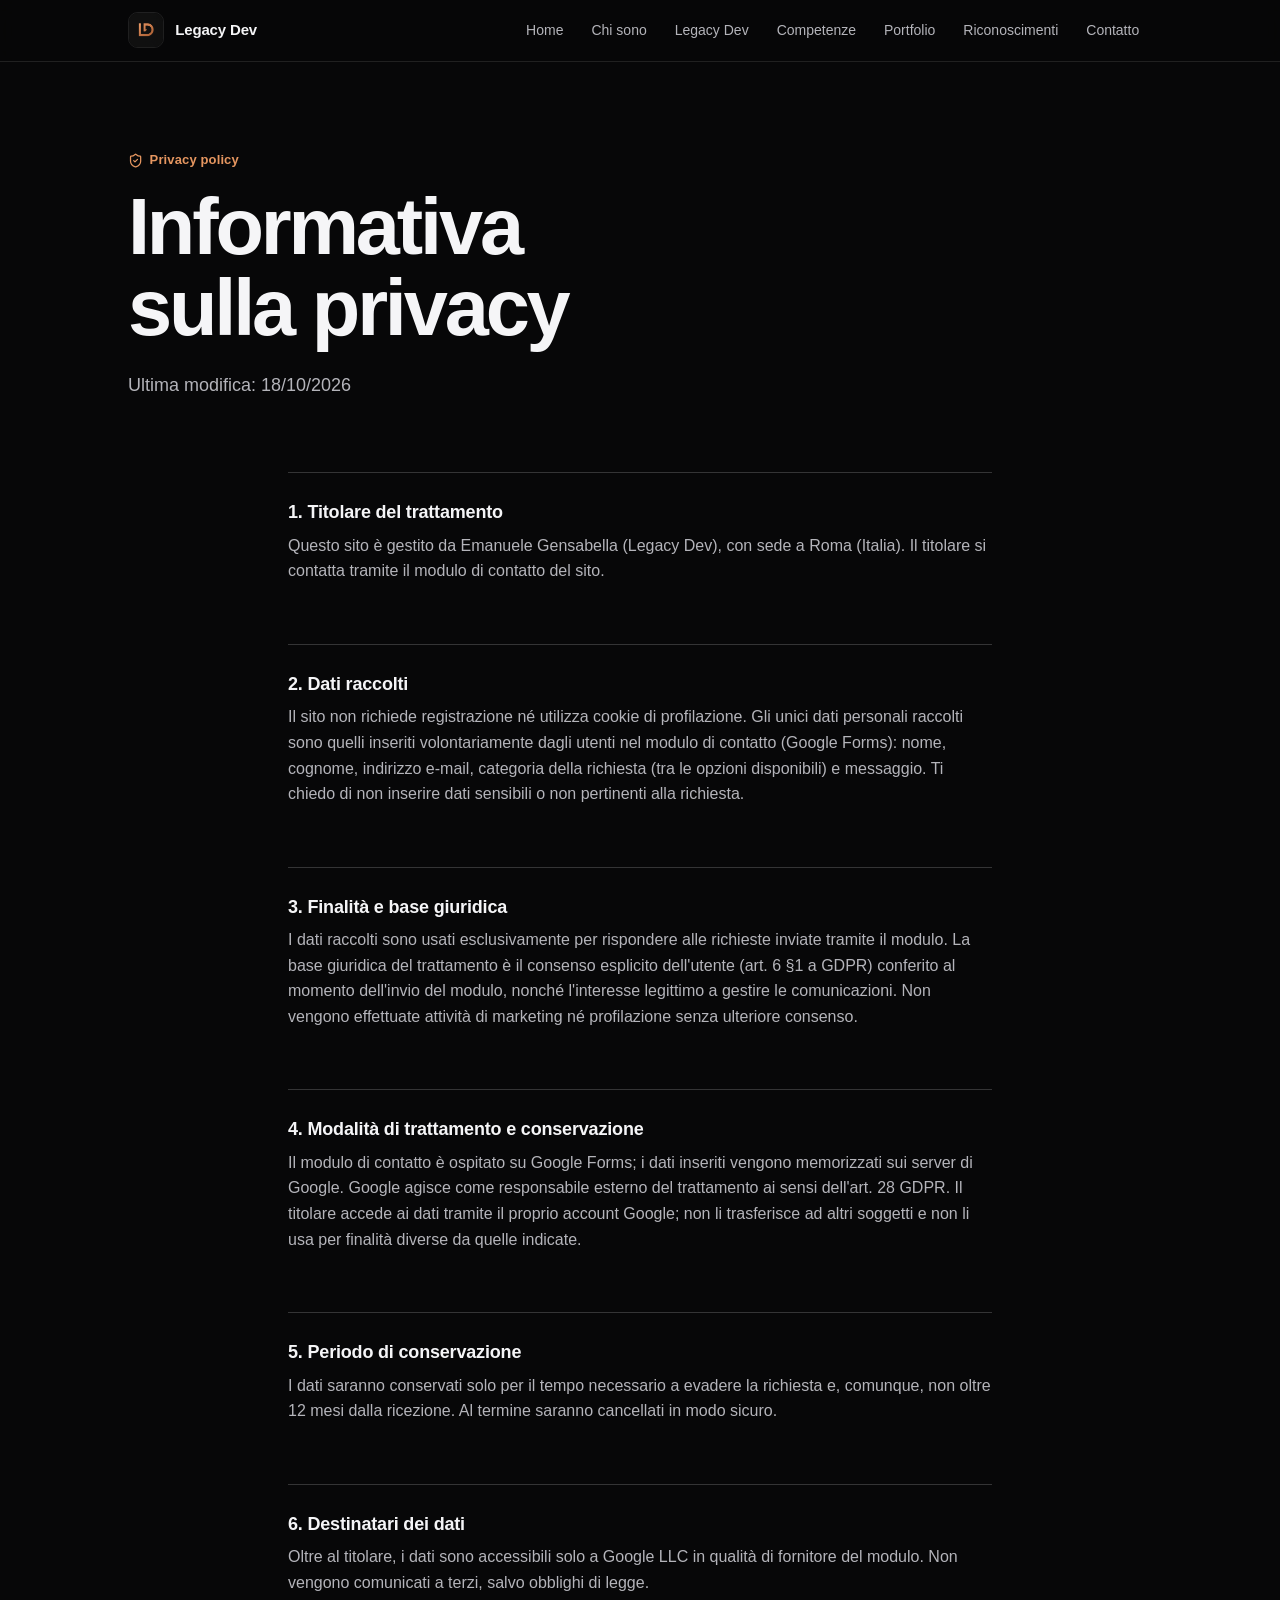
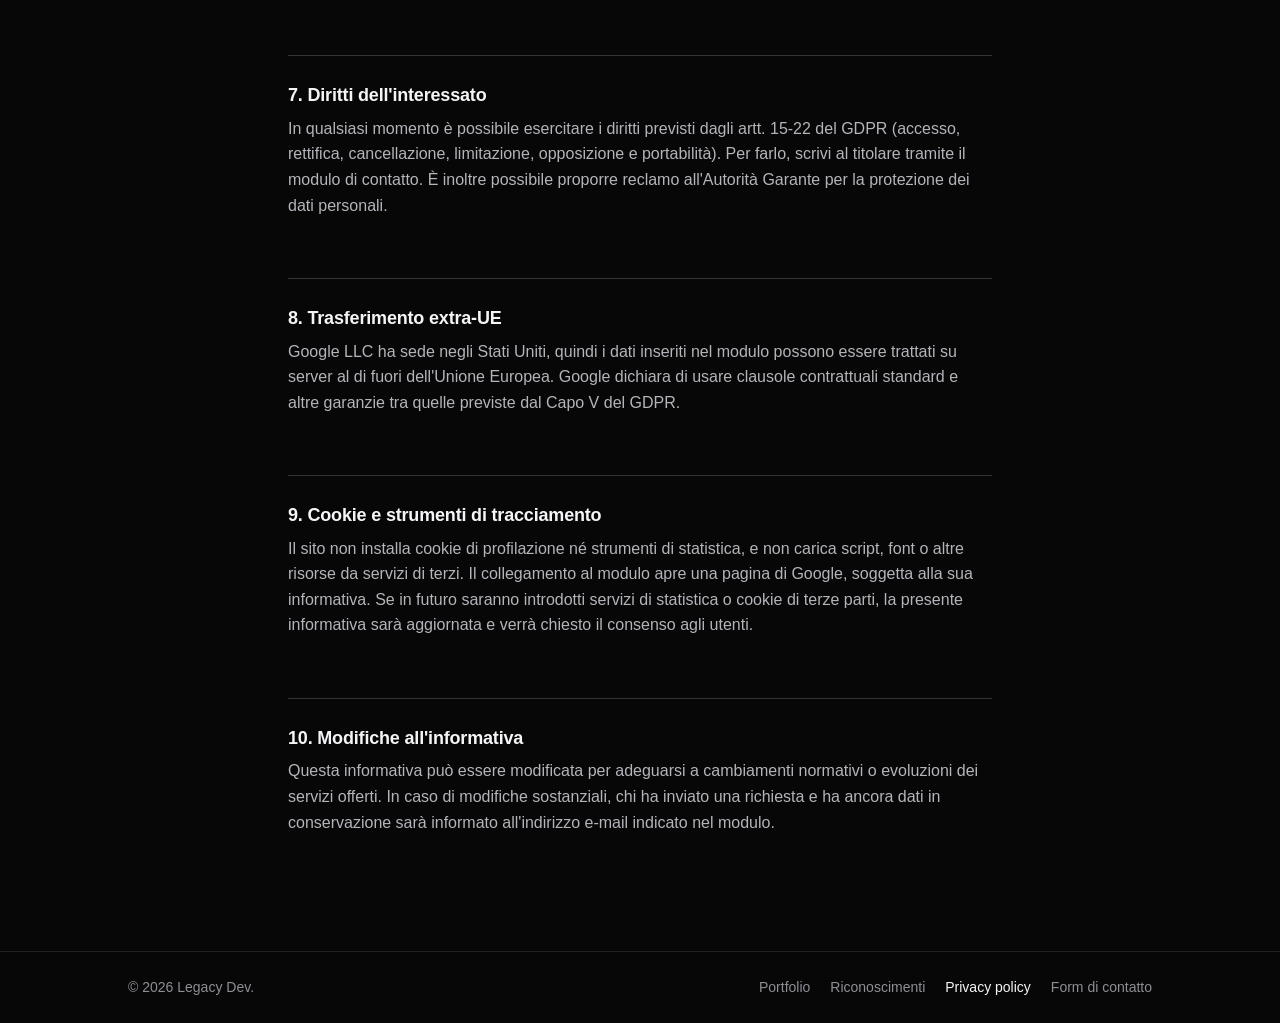
<file: pages/privacy-policy.html>
<!DOCTYPE html>
<html lang="it">
<head>
  <meta charset="UTF-8" />
  <meta name="viewport" content="width=device-width, initial-scale=1.0" />
  <meta name="description" content="Informativa sulla privacy del sito Legacy Dev." />
  <meta name="theme-color" content="#0a0a0b" media="(prefers-color-scheme: dark)" />
  <meta name="theme-color" content="#fbfbfd" media="(prefers-color-scheme: light)" />
  <link rel="canonical" href="https://portfolio.olimpolab.org/pages/privacy-policy.html" />
  <meta property="og:type" content="website" />
  <meta property="og:site_name" content="Legacy Dev" />
  <meta property="og:title" content="Privacy Policy - Legacy Dev" />
  <meta property="og:description" content="Informativa sulla privacy del sito Legacy Dev." />
  <meta property="og:url" content="https://portfolio.olimpolab.org/pages/privacy-policy.html" />
  <meta property="og:image" content="https://portfolio.olimpolab.org/assets/img/logo.png" />
  <title>Privacy Policy - Legacy Dev</title>
  <link rel="stylesheet" href="../style.css" />
  <link rel="icon" href="../favicon.ico" />
  <script src="../assets/vendor/lucide-1.59.0.min.js" defer></script>
  <noscript><style>.reveal{opacity:1;transform:none}</style></noscript>
</head>
<body data-page="privacy">
  <div class="background">
    <div class="blur-circle circle1"></div>
    <div class="blur-circle circle2"></div>
  </div>

  <header>
    <div class="container">
      <a class="brand" id="brand-home" href="../index.html" aria-label="Vai alla Home">
        <div class="brand-logo">
          <img src="../assets/img/logo.png" alt="Legacy Dev logo" />
        </div>
        <div class="brand-info">
          <div class="subtitle">Legacy&nbsp;Dev</div>
        </div>
      </a>
      <nav>
        <a class="nav-btn" data-target="home" href="../index.html">Home</a>
        <a class="nav-btn" data-target="about" href="chisono.html">Chi&nbsp;sono</a>
        <a class="nav-btn" data-target="legacy" href="legacy-dev.html">Legacy&nbsp;Dev</a>
        <a class="nav-btn" data-target="skills" href="competenze.html">Competenze</a>
        <a class="nav-btn" data-target="portfolio" href="portfolio.html">Portfolio</a>
        <a class="nav-btn" data-target="awards" href="riconoscimenti.html">Riconoscimenti</a>
        <a class="nav-btn" data-target="contact" href="contatto.html">Contatto</a>
      </nav>
    </div>
  </header>

  <main>
    <section id="privacy" class="page active">
      <div class="section-header reveal">
        <div class="section-eyebrow">
          <i data-lucide="shield-check"></i>
          <span>Privacy policy</span>
        </div>
        <h2 class="section-title">Informativa sulla privacy</h2>
        <p class="section-text">Ultima modifica: 18/10/2026</p>
      </div>

      <div class="privacy-content">
        <div class="glass-card highlight privacy-card reveal">
          <h3>1. Titolare del trattamento</h3>
          <p>
            Questo sito è gestito da Emanuele&nbsp;Gensabella (Legacy&nbsp;Dev), con sede a Roma (Italia). Il titolare si contatta tramite il modulo di contatto del sito.
          </p>
        </div>

        <div class="glass-card privacy-card reveal">
          <h3>2. Dati raccolti</h3>
          <p>
            Il sito non richiede registrazione né utilizza cookie di profilazione. Gli unici dati personali raccolti sono quelli inseriti volontariamente dagli utenti nel modulo di contatto (Google&nbsp;Forms): nome, cognome, indirizzo e-mail, categoria della richiesta (tra le opzioni disponibili) e messaggio. Ti chiedo di non inserire dati sensibili o non pertinenti alla richiesta.
          </p>
        </div>

        <div class="glass-card privacy-card reveal">
          <h3>3. Finalità e base giuridica</h3>
          <p>
            I dati raccolti sono usati esclusivamente per rispondere alle richieste inviate tramite il modulo. La base giuridica del trattamento è il consenso esplicito dell'utente (art. 6 §1 a GDPR) conferito al momento dell'invio del modulo, nonché l'interesse legittimo a gestire le comunicazioni. Non vengono effettuate attività di marketing né profilazione senza ulteriore consenso.
          </p>
        </div>

        <div class="glass-card privacy-card reveal">
          <h3>4. Modalità di trattamento e conservazione</h3>
          <p>
            Il modulo di contatto è ospitato su Google&nbsp;Forms; i dati inseriti vengono memorizzati sui server di Google. Google agisce come responsabile esterno del trattamento ai sensi dell'art. 28 GDPR. Il titolare accede ai dati tramite il proprio account Google; non li trasferisce ad altri soggetti e non li usa per finalità diverse da quelle indicate.
          </p>
        </div>

        <div class="glass-card privacy-card reveal">
          <h3>5. Periodo di conservazione</h3>
          <p>
            I dati saranno conservati solo per il tempo necessario a evadere la richiesta e, comunque, non oltre 12 mesi dalla ricezione. Al termine saranno cancellati in modo sicuro.
          </p>
        </div>

        <div class="glass-card privacy-card reveal">
          <h3>6. Destinatari dei dati</h3>
          <p>
            Oltre al titolare, i dati sono accessibili solo a Google&nbsp;LLC in qualità di fornitore del modulo. Non vengono comunicati a terzi, salvo obblighi di legge.
          </p>
        </div>

        <div class="glass-card privacy-card reveal">
          <h3>7. Diritti dell'interessato</h3>
          <p>
            In qualsiasi momento è possibile esercitare i diritti previsti dagli artt. 15-22 del GDPR (accesso, rettifica, cancellazione, limitazione, opposizione e portabilità). Per farlo, scrivi al titolare tramite il modulo di contatto. È inoltre possibile proporre reclamo all'Autorità Garante per la protezione dei dati personali.
          </p>
        </div>

        <div class="glass-card privacy-card reveal">
          <h3>8. Trasferimento extra-UE</h3>
          <p>
            Google&nbsp;LLC ha sede negli Stati Uniti, quindi i dati inseriti nel modulo possono essere trattati su server al di fuori dell'Unione Europea. Google dichiara di usare clausole contrattuali standard e altre garanzie tra quelle previste dal Capo V del GDPR.
          </p>
        </div>

        <div class="glass-card privacy-card reveal">
          <h3>9. Cookie e strumenti di tracciamento</h3>
          <p>
            Il sito non installa cookie di profilazione né strumenti di statistica, e non carica script, font o altre risorse da servizi di terzi. Il collegamento al modulo apre una pagina di Google, soggetta alla sua informativa. Se in futuro saranno introdotti servizi di statistica o cookie di terze parti, la presente informativa sarà aggiornata e verrà chiesto il consenso agli utenti.
          </p>
        </div>

        <div class="glass-card privacy-card reveal">
          <h3>10. Modifiche all'informativa</h3>
          <p>
            Questa informativa può essere modificata per adeguarsi a cambiamenti normativi o evoluzioni dei servizi offerti. In caso di modifiche sostanziali, chi ha inviato una richiesta e ha ancora dati in conservazione sarà informato all'indirizzo e-mail indicato nel modulo.
          </p>
        </div>
      </div>
    </section>
  </main>

  <footer>
    <div class="footer-container">
      <div class="footer-left">© 2026 Legacy&nbsp;Dev.</div>
      <div class="footer-right">
        <a class="footer-link" data-target="portfolio" href="portfolio.html">Portfolio</a>
        <a class="footer-link" data-target="awards" href="riconoscimenti.html">Riconoscimenti</a>
        <a class="footer-link active" data-target="privacy" href="privacy-policy.html">Privacy policy</a>
        <a href="https://forms.gle/FoJF86DdL9w9EpJKA" target="_blank" rel="noopener" class="footer-link">Form di contatto</a>
      </div>
    </div>
  </footer>

  <script src="../script.js" defer></script>
</body>
</html>
</file>
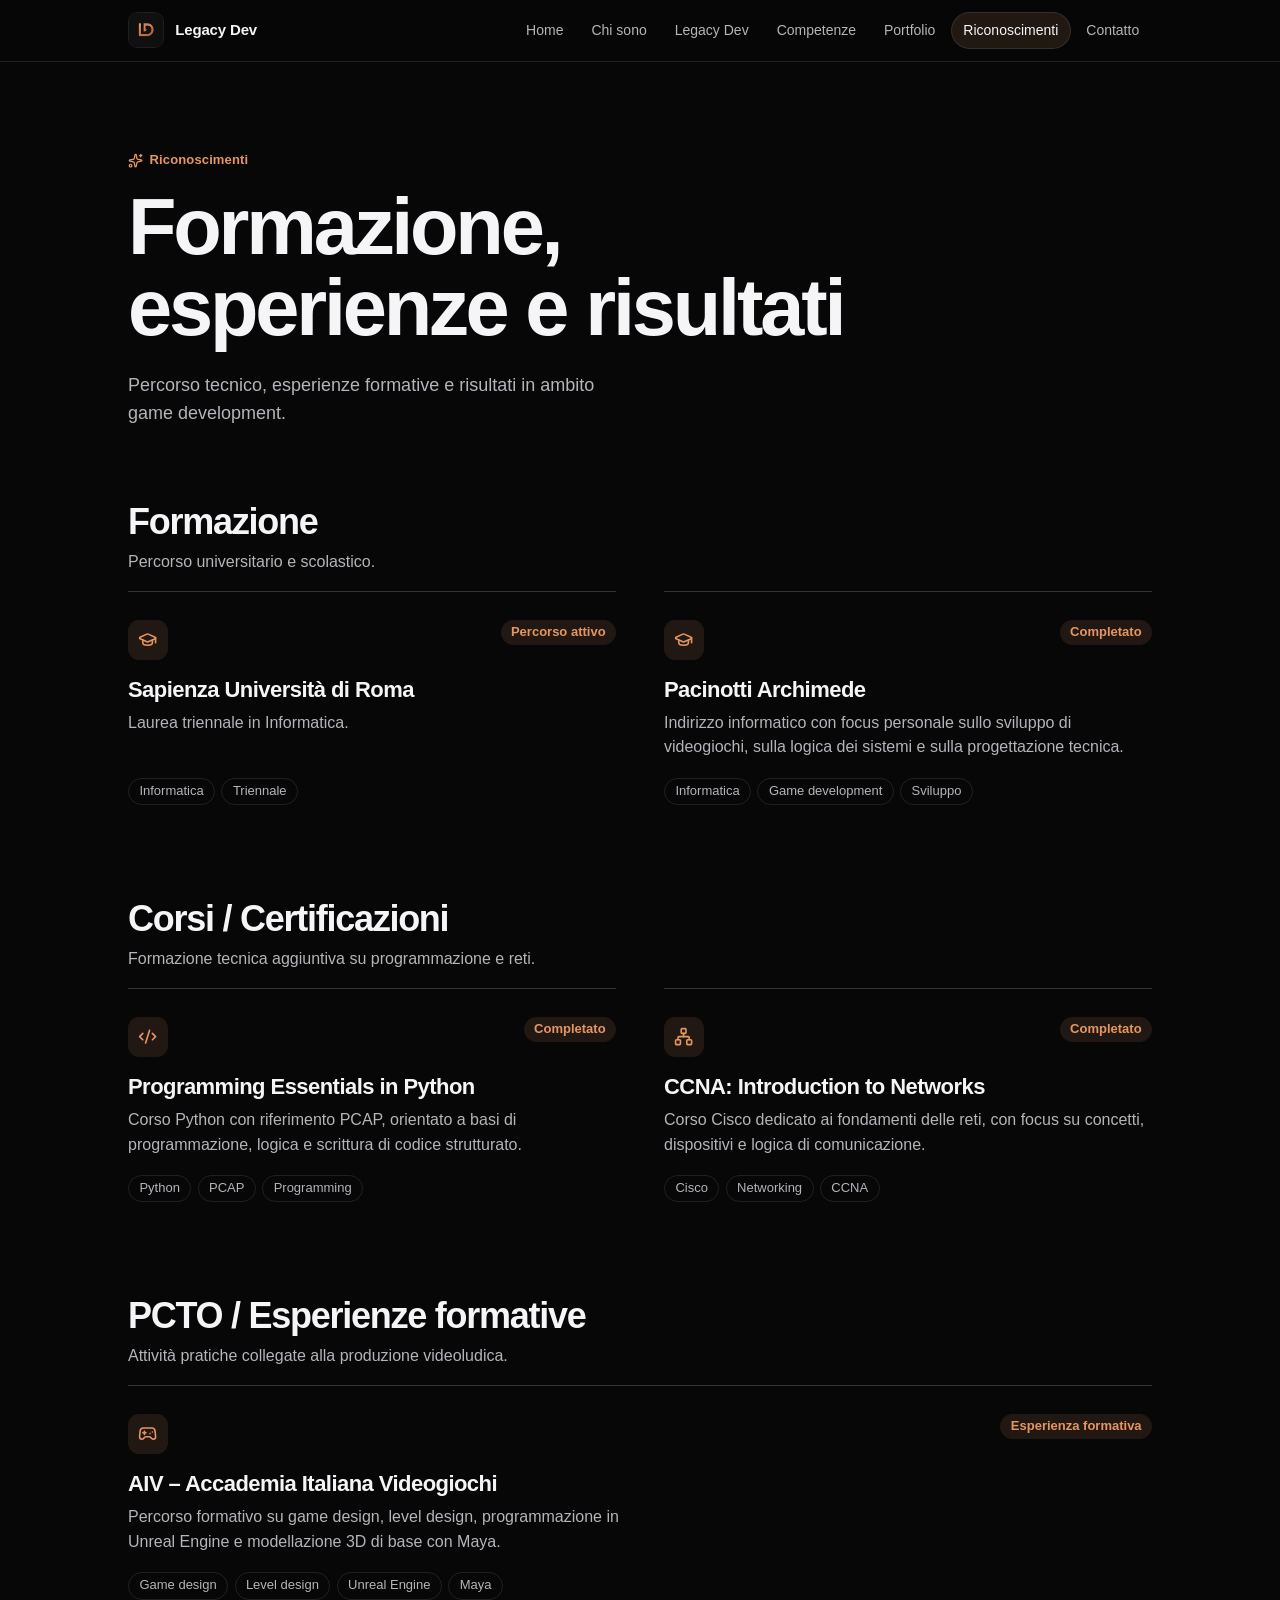
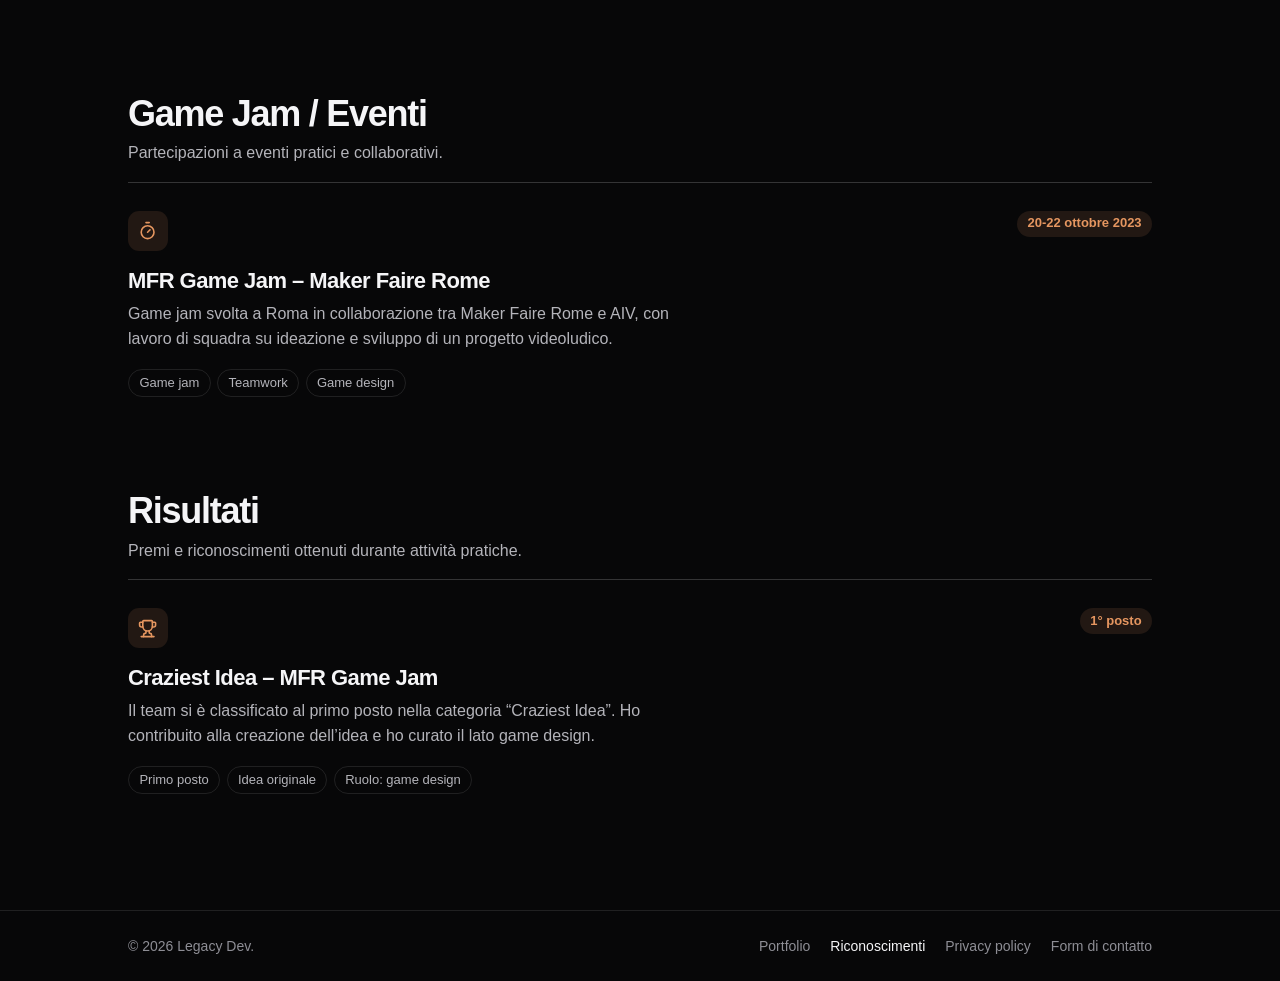
<file: pages/riconoscimenti.html>
<!DOCTYPE html>
<html lang="it">
<head>
  <meta charset="UTF-8" />
  <meta name="viewport" content="width=device-width, initial-scale=1.0" />
  <meta name="description" content="Formazione, esperienze e risultati di Emanuele Gensabella in ambito game development." />
  <meta name="theme-color" content="#0a0a0b" media="(prefers-color-scheme: dark)" />
  <meta name="theme-color" content="#fbfbfd" media="(prefers-color-scheme: light)" />
  <link rel="canonical" href="https://portfolio.olimpolab.org/pages/riconoscimenti.html" />
  <meta property="og:type" content="website" />
  <meta property="og:site_name" content="Legacy Dev" />
  <meta property="og:title" content="Riconoscimenti - Legacy Dev" />
  <meta property="og:description" content="Formazione, esperienze e risultati di Emanuele Gensabella in ambito game development." />
  <meta property="og:url" content="https://portfolio.olimpolab.org/pages/riconoscimenti.html" />
  <meta property="og:image" content="https://portfolio.olimpolab.org/assets/img/logo.png" />
  <title>Riconoscimenti - Legacy Dev</title>
  <link rel="stylesheet" href="../style.css" />
  <link rel="icon" href="../favicon.ico" />
  <script src="../assets/vendor/lucide-1.59.0.min.js" defer></script>
  <noscript><style>.reveal{opacity:1;transform:none}</style></noscript>
</head>
<body data-page="awards">
  <div class="background">
    <div class="blur-circle circle1"></div>
    <div class="blur-circle circle2"></div>
  </div>

  <header>
    <div class="container">
      <a class="brand" id="brand-home" href="../index.html" aria-label="Vai alla Home">
        <div class="brand-logo">
          <img src="../assets/img/logo.png" alt="Legacy Dev logo" />
        </div>
        <div class="brand-info">
          <div class="subtitle">Legacy&nbsp;Dev</div>
        </div>
      </a>
      <nav>
        <a class="nav-btn" data-target="home" href="../index.html">Home</a>
        <a class="nav-btn" data-target="about" href="chisono.html">Chi&nbsp;sono</a>
        <a class="nav-btn" data-target="legacy" href="legacy-dev.html">Legacy&nbsp;Dev</a>
        <a class="nav-btn" data-target="skills" href="competenze.html">Competenze</a>
        <a class="nav-btn" data-target="portfolio" href="portfolio.html">Portfolio</a>
        <a class="nav-btn active" data-target="awards" href="riconoscimenti.html">Riconoscimenti</a>
        <a class="nav-btn" data-target="contact" href="contatto.html">Contatto</a>
      </nav>
    </div>
  </header>

  <main>
    <section id="awards" class="page active">
      <div class="section-header reveal">
        <div class="section-eyebrow">
          <i data-lucide="sparkles"></i>
          <span>Riconoscimenti</span>
        </div>
        <h2 class="section-title">Formazione, esperienze e risultati</h2>
        <p class="section-text">
          Percorso tecnico, esperienze formative e risultati in ambito game development.
        </p>
      </div>

      <div class="recognition-sections">
        <div class="recognition-section reveal">
          <div class="recognition-section-header">
            <span>Formazione</span>
            <p>Percorso universitario e scolastico.</p>
          </div>
          <div class="awards-grid">
            <div class="glass-card recognition-card reveal">
              <div class="recognition-topline">
                <div class="icon-wrapper"><i data-lucide="graduation-cap"></i></div>
                <span class="recognition-status">Percorso attivo</span>
              </div>
              <h3 class="card-title">Sapienza Università di Roma</h3>
              <p class="card-text">Laurea triennale in Informatica.</p>
              <div class="recognition-tags">
                <span>Informatica</span>
                <span>Triennale</span>
              </div>
            </div>
            <div class="glass-card recognition-card reveal">
              <div class="recognition-topline">
                <div class="icon-wrapper"><i data-lucide="graduation-cap"></i></div>
                <span class="recognition-status">Completato</span>
              </div>
              <h3 class="card-title">Pacinotti Archimede</h3>
              <p class="card-text">Indirizzo informatico con focus personale sullo sviluppo di videogiochi, sulla logica dei sistemi e sulla progettazione tecnica.</p>
              <div class="recognition-tags">
                <span>Informatica</span>
                <span>Game development</span>
                <span>Sviluppo</span>
              </div>
            </div>
          </div>
        </div>

        <div class="recognition-section reveal">
          <div class="recognition-section-header">
            <span>Corsi / Certificazioni</span>
            <p>Formazione tecnica aggiuntiva su programmazione e reti.</p>
          </div>
          <div class="awards-grid">
            <div class="glass-card recognition-card reveal">
              <div class="recognition-topline">
                <div class="icon-wrapper"><i data-lucide="code-2"></i></div>
                <span class="recognition-status">Completato</span>
              </div>
              <h3 class="card-title">Programming Essentials in Python</h3>
              <p class="card-text">Corso Python con riferimento PCAP, orientato a basi di programmazione, logica e scrittura di codice strutturato.</p>
              <div class="recognition-tags">
                <span>Python</span>
                <span>PCAP</span>
                <span>Programming</span>
              </div>
            </div>
            <div class="glass-card recognition-card reveal">
              <div class="recognition-topline">
                <div class="icon-wrapper"><i data-lucide="network"></i></div>
                <span class="recognition-status">Completato</span>
              </div>
              <h3 class="card-title">CCNA: Introduction to Networks</h3>
              <p class="card-text">Corso Cisco dedicato ai fondamenti delle reti, con focus su concetti, dispositivi e logica di comunicazione.</p>
              <div class="recognition-tags">
                <span>Cisco</span>
                <span>Networking</span>
                <span>CCNA</span>
              </div>
            </div>
          </div>
        </div>

        <div class="recognition-section reveal">
          <div class="recognition-section-header">
            <span>PCTO / Esperienze formative</span>
            <p>Attività pratiche collegate alla produzione videoludica.</p>
          </div>
          <div class="awards-grid">
            <div class="glass-card recognition-card reveal">
              <div class="recognition-topline">
                <div class="icon-wrapper"><i data-lucide="gamepad-2"></i></div>
                <span class="recognition-status">Esperienza formativa</span>
              </div>
              <h3 class="card-title">AIV – Accademia Italiana Videogiochi</h3>
              <p class="card-text">Percorso formativo su game design, level design, programmazione in Unreal&nbsp;Engine e modellazione 3D di base con Maya.</p>
              <div class="recognition-tags">
                <span>Game design</span>
                <span>Level design</span>
                <span>Unreal Engine</span>
                <span>Maya</span>
              </div>
            </div>
          </div>
        </div>

        <div class="recognition-section reveal">
          <div class="recognition-section-header">
            <span>Game Jam / Eventi</span>
            <p>Partecipazioni a eventi pratici e collaborativi.</p>
          </div>
          <div class="awards-grid">
            <div class="glass-card recognition-card reveal">
              <div class="recognition-topline">
                <div class="icon-wrapper"><i data-lucide="timer"></i></div>
                <span class="recognition-status">20-22 ottobre 2023</span>
              </div>
              <h3 class="card-title">MFR Game Jam – Maker Faire Rome</h3>
              <p class="card-text">Game jam svolta a Roma in collaborazione tra Maker Faire Rome e AIV, con lavoro di squadra su ideazione e sviluppo di un progetto videoludico.</p>
              <div class="recognition-tags">
                <span>Game jam</span>
                <span>Teamwork</span>
                <span>Game design</span>
              </div>
            </div>
          </div>
        </div>

        <div class="recognition-section reveal">
          <div class="recognition-section-header">
            <span>Risultati</span>
            <p>Premi e riconoscimenti ottenuti durante attività pratiche.</p>
          </div>
          <div class="awards-grid">
            <div class="glass-card highlight recognition-card reveal">
              <div class="recognition-topline">
                <div class="icon-wrapper"><i data-lucide="trophy"></i></div>
                <span class="recognition-status">1° posto</span>
              </div>
              <h3 class="card-title">Craziest Idea – MFR Game Jam</h3>
              <p class="card-text">Il team si è classificato al primo posto nella categoria “Craziest Idea”. Ho contribuito alla creazione dell’idea e ho curato il lato game design.</p>
              <div class="recognition-tags">
                <span>Primo posto</span>
                <span>Idea originale</span>
                <span>Ruolo: game design</span>
              </div>
            </div>
          </div>
        </div>
      </div>
    </section>

    <!-- Contact page -->
  </main>

  <footer>
    <div class="footer-container">
      <div class="footer-left">© 2026 Legacy&nbsp;Dev.</div>
      <div class="footer-right">
        <a class="footer-link" data-target="portfolio" href="portfolio.html">Portfolio</a>
        <a class="footer-link active" data-target="awards" href="riconoscimenti.html">Riconoscimenti</a>
        <a class="footer-link" data-target="privacy" href="privacy-policy.html">Privacy policy</a>
        <a href="https://forms.gle/FoJF86DdL9w9EpJKA" target="_blank" rel="noopener" class="footer-link">Form di contatto</a>
      </div>
    </div>
  </footer>

  <script src="../script.js" defer></script>
</body>
</html>
</file>
<file: style.css>
/*
  Legacy Dev portfolio: sistema visivo.

  Principi: una sola famiglia tipografica di sistema con tracking e
  interlinea legati alla dimensione, un solo colore d'accento (rame) usato
  per ciò che è interattivo o importante, superfici quiete invece di vetro
  ovunque, materiale traslucido solo per l'header che fluttua sul contenuto.
  Nessuna animazione continua. Tema chiaro e scuro, e rispetto di
  prefers-reduced-motion, prefers-reduced-transparency e prefers-contrast.
*/

:root {
  color-scheme: dark;

  --bg: #070708;
  --bg-elevated: #131315;
  --bg-header: rgba(7, 7, 8, 0.6);
  --text: #f5f5f7;
  --text-secondary: #b4b4ba;
  --text-tertiary: #8e8e95;
  --line: rgba(255, 255, 255, 0.1);
  --line-strong: rgba(255, 255, 255, 0.18);
  --accent: #e59660;
  --accent-strong: #f0a977;
  --accent-ink: #1a0f08;
  --accent-wash: rgba(229, 150, 96, 0.12);
  --focus: #f0a977;

  --radius-s: 0.5rem;
  --radius-m: 0.9rem;
  --radius-l: 1.4rem;
  --maxw: 68rem;
  --gutter: clamp(1.25rem, 4vw, 2rem);

  --font: ui-sans-serif, -apple-system, BlinkMacSystemFont, "SF Pro Text", "Segoe UI", Roboto, "Helvetica Neue", Arial, sans-serif;
  --ease-out: cubic-bezier(0.22, 1, 0.36, 1);
}

/* Reset */
*,
*::before,
*::after {
  box-sizing: border-box;
}

* {
  margin: 0;
  padding: 0;
}

html {
  background: var(--bg);
  color: var(--text);
  font: 100%/1.6 var(--font);
  -webkit-font-smoothing: antialiased;
  -webkit-text-size-adjust: 100%;
  scroll-behavior: smooth;
}

body {
  min-height: 100vh;
  display: flex;
  flex-direction: column;
  background: var(--bg);
}

main {
  flex: 1;
}

img {
  display: block;
  max-width: 100%;
}

a {
  color: inherit;
  text-decoration: none;
}

button {
  font: inherit;
  color: inherit;
  background: none;
  border: 0;
  cursor: pointer;
}

ul {
  list-style: none;
}

:focus-visible {
  outline: 2px solid var(--focus);
  outline-offset: 3px;
  border-radius: var(--radius-s);
}

/* Lo sfondo animato non esiste più: i div restano nel markup ma non disegnano nulla. */
.background,
.blur-copper,
.logo-card-overlay {
  display: none;
}

/* Tipografia: tracking stretto sui titoli grandi, neutro sul testo */
h1,
h2,
h3 {
  font-weight: 650;
  text-wrap: balance;
}

h1 {
  font-size: clamp(2.5rem, 6.5vw, 4.5rem);
  line-height: 1.04;
  letter-spacing: -0.035em;
}

.section-title {
  max-width: 18ch;
  font-size: clamp(2.2rem, 6.2vw, 5rem);
  line-height: 1.02;
  letter-spacing: -0.04em;
}

h3 {
  font-size: 1.125rem;
  line-height: 1.3;
  letter-spacing: -0.01em;
}

p {
  text-wrap: pretty;
}

/* Header: materiale traslucido sopra il contenuto */
header {
  position: sticky;
  top: 0;
  z-index: 40;
  background: var(--bg-header);
  -webkit-backdrop-filter: saturate(180%) blur(20px);
  backdrop-filter: saturate(180%) blur(20px);
  border-bottom: 1px solid var(--line);
}

header .container {
  max-width: var(--maxw);
  margin: 0 auto;
  padding: 0.75rem var(--gutter);
  display: flex;
  align-items: center;
  justify-content: space-between;
  gap: 1.5rem;
}

.brand {
  display: flex;
  align-items: center;
  gap: 0.7rem;
  flex: none;
}

.brand-logo {
  width: 2.25rem;
  height: 2.25rem;
  border-radius: 0.6rem;
  overflow: hidden;
  border: 1px solid var(--line);
}

.brand-logo img {
  width: 100%;
  height: 100%;
  object-fit: cover;
}

.brand-info .subtitle {
  font-size: 0.9375rem;
  font-weight: 600;
  letter-spacing: -0.01em;
}

nav {
  display: flex;
  align-items: center;
  gap: 0.15rem;
}

.nav-btn {
  position: relative;
  padding: 0.45rem 0.8rem;
  border-radius: 999px;
  font-size: 0.875rem;
  color: var(--text-secondary);
  transition: color 0.2s var(--ease-out), background-color 0.2s var(--ease-out), transform 0.1s ease-out;
}

.nav-btn:hover {
  color: var(--text);
  background: var(--accent-wash);
}

.nav-btn:active {
  transform: scale(0.96);
}

.nav-btn.active,
.nav-btn[aria-current="page"] {
  color: var(--text);
  background: var(--accent-wash);
  box-shadow: inset 0 0 0 1px var(--line);
}

/* Sezioni */
section,
.page {
  max-width: var(--maxw);
  margin: 0 auto;
  padding: clamp(3rem, 8vw, 5.5rem) var(--gutter);
}

.section-header {
  max-width: none;
  margin: 0 0 clamp(2.5rem, 6vw, 4.5rem);
  text-align: left;
}

.section-eyebrow {
  display: inline-flex;
  align-items: center;
  gap: 0.4rem;
  margin-bottom: 1rem;
  font-size: 0.8125rem;
  font-weight: 600;
  letter-spacing: 0.01em;
  color: var(--accent);
}

.section-eyebrow i,
.section-eyebrow svg {
  width: 0.95rem;
  height: 0.95rem;
}

.section-text {
  margin-top: 1.5rem;
  max-width: 38rem;
  font-size: 1.125rem;
  line-height: 1.55;
  color: var(--text-secondary);
}

/* Bottoni */
.btn {
  display: inline-flex;
  align-items: center;
  justify-content: center;
  gap: 0.5rem;
  min-height: 2.75rem;
  padding: 0.65rem 1.4rem;
  border-radius: 999px;
  font-size: 0.9375rem;
  font-weight: 600;
  transition: background-color 0.2s var(--ease-out), border-color 0.2s var(--ease-out), transform 0.1s ease-out;
}

.btn:active {
  transform: scale(0.97);
}

.btn svg,
.btn i {
  width: 1.05rem;
  height: 1.05rem;
}

.btn-primary {
  background: var(--accent);
  color: var(--accent-ink);
}

.btn-primary:hover {
  background: var(--accent-strong);
}

.btn-outline {
  border: 1px solid var(--line-strong);
  color: var(--text);
}

.btn-outline:hover {
  border-color: var(--accent);
  background: var(--accent-wash);
}

/* Home: scene a tutta larghezza */
.scene {
  max-width: var(--maxw);
  margin: 0 auto;
  padding: clamp(4rem, 12vw, 9rem) var(--gutter);
}

.scene-hero {
  position: relative;
  max-width: none;
  min-height: calc(100svh - 3.75rem);
  display: flex;
  flex-direction: column;
  justify-content: center;
  padding-block: clamp(4rem, 10vw, 7rem) 5rem;
  overflow: hidden;
  isolation: isolate;
}

/* Luce di scena: rame dall'alto, vignetta ai bordi, grana statica */
.scene-hero::before {
  content: "";
  position: absolute;
  inset: 0;
  z-index: -2;
  background:
    radial-gradient(60% 55% at 50% -5%, rgba(229, 150, 96, 0.3), transparent 70%),
    radial-gradient(40% 40% at 85% 110%, rgba(229, 150, 96, 0.12), transparent 70%),
    radial-gradient(120% 100% at 50% 50%, transparent 55%, rgba(0, 0, 0, 0.7)),
    linear-gradient(to bottom, transparent 70%, var(--bg));
}

.scene-hero::after {
  content: "";
  position: absolute;
  inset: 0;
  z-index: -1;
  opacity: 0.07;
  pointer-events: none;
  background-image: url("data:image/svg+xml,%3Csvg xmlns='http://www.w3.org/2000/svg' width='160' height='160'%3E%3Cfilter id='n'%3E%3CfeTurbulence type='fractalNoise' baseFrequency='.9' numOctaves='2' stitchTiles='stitch'/%3E%3C/filter%3E%3Crect width='100%25' height='100%25' filter='url(%23n)'/%3E%3C/svg%3E");
}

.scene-hero .hero-content {
  width: 100%;
  max-width: calc(var(--maxw) - 2 * var(--gutter));
  margin: 0 auto;
}

.hero-kicker {
  margin-bottom: 1.5rem;
  font-size: 0.9375rem;
  font-weight: 600;
  color: var(--accent);
}

h1 .line {
  display: block;
  overflow: hidden;
  padding-bottom: 0.08em;
}

h1 .line > span {
  display: block;
  animation: rise 0.9s var(--ease-out) backwards;
}

h1 .line:nth-child(2) > span {
  animation-delay: 0.12s;
}

@keyframes rise {
  from {
    transform: translateY(105%);
  }
}

h1 {
  font-size: clamp(2.6rem, 8.2vw, 7rem);
  line-height: 1;
  letter-spacing: -0.045em;
}

.gradient-text {
  color: transparent;
  background: linear-gradient(100deg, var(--accent-strong), var(--accent) 60%, #b5561f);
  -webkit-background-clip: text;
  background-clip: text;
}

.hero-intro {
  margin-top: 2rem;
  max-width: 34rem;
  font-size: clamp(1.05rem, 2vw, 1.35rem);
  line-height: 1.5;
  color: var(--text-secondary);
  animation: fade 1s 0.5s ease-out backwards;
}

.hero-actions {
  display: flex;
  flex-wrap: wrap;
  gap: 0.75rem;
  margin-top: 2.25rem;
  animation: fade 1s 0.65s ease-out backwards;
}

@keyframes fade {
  from {
    opacity: 0;
  }
}

.scroll-down {
  position: absolute;
  left: 50%;
  bottom: 1.75rem;
  translate: -50% 0;
  font-size: 0.8125rem;
  color: var(--text-tertiary);
  transition: color 0.2s var(--ease-out);
}

.scroll-down:hover {
  color: var(--text);
}

.scene-head {
  display: flex;
  align-items: baseline;
  gap: 1.25rem;
  padding-bottom: 1.25rem;
  border-bottom: 1px solid var(--line-strong);
}

.scene-num {
  font-size: 0.875rem;
  font-weight: 600;
  font-variant-numeric: tabular-nums;
  color: var(--accent);
}

.scene-title {
  font-size: clamp(1.75rem, 4vw, 2.75rem);
  letter-spacing: -0.03em;
  line-height: 1.1;
}

.ambiti-list li {
  display: grid;
  grid-template-columns: minmax(0, 1.1fr) minmax(0, 1fr);
  align-items: baseline;
  gap: 0.25rem 2rem;
  padding: clamp(1rem, 2.5vw, 1.6rem) 0;
  border-bottom: 1px solid var(--line);
  transition: border-color 0.25s var(--ease-out);
}

.ambiti-list li:hover {
  border-color: var(--accent);
}

.row-title {
  font-size: clamp(1.4rem, 3.6vw, 2.5rem);
  font-weight: 650;
  letter-spacing: -0.03em;
  line-height: 1.1;
  transition: color 0.25s var(--ease-out), transform 0.35s var(--ease-out);
}

.ambiti-list li:hover .row-title {
  color: var(--accent-strong);
  transform: translateX(0.4rem);
}

.row-text,
.row-meta {
  color: var(--text-secondary);
  font-size: 1rem;
}

.project-row {
  display: grid;
  grid-template-columns: minmax(0, 1.6fr) minmax(0, 1fr);
  align-items: baseline;
  gap: 0.5rem 2rem;
  padding: clamp(1.4rem, 3.5vw, 2.4rem) 0;
  border-bottom: 1px solid var(--line);
  transition: border-color 0.25s var(--ease-out);
}

.project-row:hover {
  border-color: var(--accent);
}

.row-big {
  font-size: clamp(1.7rem, 5.5vw, 4rem);
  font-weight: 650;
  letter-spacing: -0.04em;
  line-height: 1.05;
  transition: color 0.25s var(--ease-out), transform 0.35s var(--ease-out);
}

.project-row:hover .row-big {
  color: var(--accent-strong);
  transform: translateX(0.6rem);
}

.scene-cta {
  padding-bottom: clamp(5rem, 14vw, 10rem);
}

.cta-big {
  display: block;
  margin-top: clamp(2rem, 5vw, 3.5rem);
  font-size: clamp(2.2rem, 7.5vw, 6rem);
  font-weight: 650;
  letter-spacing: -0.045em;
  line-height: 1.02;
}

.cta-big span {
  display: block;
  color: var(--accent);
  transition: color 0.25s var(--ease-out), transform 0.35s var(--ease-out);
}

.cta-big:hover span {
  color: var(--accent-strong);
  transform: translateX(0.8rem);
}

@media (max-width: 700px) {
  .ambiti-list li,
  .project-row {
    grid-template-columns: 1fr;
  }
}

/* Le card diventano righe: linea sopra, niente scatola */
.glass-card {
  padding: clamp(1.25rem, 3vw, 1.75rem) 0;
  border-top: 1px solid var(--line-strong);
  transition: border-color 0.25s var(--ease-out);
}

.glass-card:hover {
  border-top-color: var(--accent);
}

.card-eyebrow,
.work-eyebrow,
.contact-eyebrow {
  margin-bottom: 0.9rem;
  font-size: 0.8125rem;
  font-weight: 600;
  color: var(--accent);
}

.card-title {
  margin-bottom: 0.4rem;
}

.card-text,
.skill-desc,
.project-desc,
.contact-desc {
  color: var(--text-secondary);
  line-height: 1.55;
}

.icon-wrapper,
.work-icon {
  flex: none;
  display: grid;
  place-items: center;
  width: 2.5rem;
  height: 2.5rem;
  margin-bottom: 1rem;
  border-radius: 0.7rem;
  color: var(--accent);
  background: var(--accent-wash);
}

.icon-wrapper svg,
.work-icon svg {
  width: 1.2rem;
  height: 1.2rem;
}

span.highlight {
  color: var(--accent);
  font-weight: 600;
}

/* Griglie */
.about-grid,
.legacy-grid,
.skills-grid,
.awards-grid,
.portfolio-grid {
  display: grid;
  gap: 1rem;
}

.about-grid {
  grid-template-columns: repeat(auto-fit, minmax(min(100%, 22rem), 1fr));
}

.about-grid .glass-card p + p {
  margin-top: 1rem;
}

.about-grid .glass-card p {
  color: var(--text-secondary);
}

.legacy-grid,
.skills-grid,
.portfolio-grid {
  grid-template-columns: repeat(auto-fill, minmax(min(100%, 18rem), 1fr));
}

.awards-grid {
  grid-template-columns: repeat(auto-fit, minmax(min(100%, 20rem), 1fr));
}

.recognition-card .card-text {
  max-width: 36rem;
}

.timeline {
  display: grid;
  gap: 0.9rem;
  padding-left: 1.1rem;
  border-left: 1px solid var(--line-strong);
}

.timeline li {
  position: relative;
  color: var(--text-secondary);
}

.timeline li::before {
  content: "";
  position: absolute;
  left: calc(-1.1rem - 3px);
  top: 0.6em;
  width: 5px;
  height: 5px;
  border-radius: 50%;
  background: var(--accent);
}

/* Competenze */
.skill-header {
  display: flex;
  flex-wrap: wrap;
  align-items: baseline;
  justify-content: space-between;
  gap: 1rem;
  margin-bottom: 0.5rem;
}

.level {
  flex: none;
  font-size: 0.8125rem;
  color: var(--accent);
}

.work-style {
  grid-column: 1 / -1;
}

.work-rows {
  display: grid;
  grid-template-columns: repeat(auto-fit, minmax(min(100%, 15rem), 1fr));
  gap: 1.25rem 2rem;
}

.work-row {
  display: flex;
  gap: 0.9rem;
}

.work-icon {
  margin-bottom: 0;
}

.work-title {
  font-weight: 600;
  line-height: 1.3;
}

.work-info p {
  margin-top: 0.2rem;
  font-size: 0.9375rem;
  color: var(--text-secondary);
}

/* Portfolio */
.portfolio-section + .portfolio-section {
  margin-top: clamp(2.5rem, 6vw, 4rem);
}

.portfolio-section-header {
  margin-bottom: 1rem;
}

.portfolio-section-header span {
  display: block;
  font-size: 1.5rem;
  font-weight: 650;
  letter-spacing: -0.022em;
  line-height: 1.2;
}

.portfolio-section-header p {
  margin-top: 0.35rem;
  color: var(--text-secondary);
}

.project-card {
  display: flex;
  flex-direction: column;
}

.project-meta {
  display: flex;
  flex-wrap: wrap;
  align-items: center;
  justify-content: space-between;
  gap: 0.5rem;
  margin-bottom: 1rem;
  font-size: 0.8125rem;
}

.project-tag {
  color: var(--text-tertiary);
}

.project-status {
  padding: 0.15rem 0.65rem;
  border-radius: 999px;
  color: var(--accent);
  background: var(--accent-wash);
  font-weight: 600;
}

.project-title {
  font-size: 1.375rem;
  letter-spacing: -0.02em;
  margin-bottom: 0.5rem;
}

.project-bullets,
.recognition-tags {
  display: flex;
  flex-wrap: wrap;
  gap: 0.4rem;
  margin-top: auto;
  padding-top: 1.1rem;
}

.project-bullets span,
.recognition-tags span {
  padding: 0.15rem 0.65rem;
  border-radius: 999px;
  border: 1px solid var(--line);
  font-size: 0.8125rem;
  color: var(--text-secondary);
}

/* Riconoscimenti */
.recognition-sections {
  display: grid;
  gap: clamp(2.5rem, 6vw, 4rem);
}

.recognition-section-header {
  margin-bottom: 1rem;
}

.recognition-section-header span {
  display: block;
  font-size: 1.5rem;
  font-weight: 650;
  letter-spacing: -0.022em;
  line-height: 1.2;
}

.recognition-section-header p {
  margin-top: 0.35rem;
  color: var(--text-secondary);
}

.recognition-card {
  display: flex;
  flex-direction: column;
}

.recognition-topline {
  display: flex;
  align-items: flex-start;
  justify-content: space-between;
  gap: 1rem;
}

.recognition-status {
  padding: 0.15rem 0.65rem;
  border-radius: 999px;
  font-size: 0.8125rem;
  font-weight: 600;
  color: var(--accent);
  background: var(--accent-wash);
}

.awards-note {
  margin-top: 1rem;
  font-size: 0.875rem;
  color: var(--text-tertiary);
}

/* Contatto */
.contact-grid {
  max-width: 40rem;
  margin: 0 auto;
}

.contact-title {
  font-size: clamp(1.5rem, 3vw, 2rem);
  letter-spacing: -0.025em;
  margin-bottom: 0.75rem;
}

.contact-actions {
  margin-top: 1.5rem;
}

/* Privacy */
.privacy-content {
  max-width: 44rem;
  margin: 0 auto;
  display: grid;
  gap: 2rem;
}

.privacy-card h3 {
  margin-bottom: 0.5rem;
}

.privacy-card p,
.privacy-card li {
  color: var(--text-secondary);
}

.privacy-card p + p,
.privacy-card ul {
  margin-top: 0.75rem;
}

.privacy-card ul {
  padding-left: 1.2rem;
  list-style: disc;
}

.privacy-card a {
  color: var(--accent);
  text-decoration: underline;
  text-underline-offset: 3px;
}

/* Footer */
footer {
  border-top: 1px solid var(--line);
}

.footer-container {
  max-width: var(--maxw);
  margin: 0 auto;
  padding: 1.5rem var(--gutter);
  display: flex;
  flex-wrap: wrap;
  align-items: center;
  justify-content: space-between;
  gap: 0.75rem 2rem;
  font-size: 0.875rem;
  color: var(--text-tertiary);
}

.footer-right {
  display: flex;
  flex-wrap: wrap;
  gap: 0.25rem 1.25rem;
}

.footer-link {
  transition: color 0.2s var(--ease-out);
}

.footer-link:hover,
.footer-link.active {
  color: var(--text);
}

/* Mobile: il menu scorre in orizzontale con bordo sfumato, senza trucchi nel DOM */
@media (max-width: 800px) {
  header .container {
    flex-direction: column;
    align-items: stretch;
    gap: 0.5rem;
    padding-bottom: 0.5rem;
  }

  nav {
    overflow-x: auto;
    scrollbar-width: none;
    -webkit-overflow-scrolling: touch;
    margin: 0 calc(var(--gutter) * -1);
    padding: 0 var(--gutter);
    -webkit-mask-image: linear-gradient(to right, transparent, #000 var(--gutter), #000 calc(100% - 2rem), transparent);
    mask-image: linear-gradient(to right, transparent, #000 var(--gutter), #000 calc(100% - 2rem), transparent);
  }

  nav::-webkit-scrollbar {
    display: none;
  }

  .nav-btn {
    flex: none;
    white-space: nowrap;
  }
}

/* Comparsa dei contenuti: breve, solo opacity e transform */
.reveal {
  opacity: 0;
  transform: translateY(14px);
  transition: opacity 0.5s var(--ease-out), transform 0.5s var(--ease-out);
}

.reveal.visible {
  opacity: 1;
  transform: none;
}

/* Un reveal dentro un altro non deve comporre le opacità */
.reveal .reveal {
  opacity: 1;
  transform: none;
}

/* Pagine interne: righe editoriali */
@media (min-width: 860px) {
  .portfolio-grid,
  .skills-grid,
  .legacy-grid,
  .awards-grid,
  .about-grid {
    column-gap: 3rem;
  }

  .portfolio-grid {
    grid-template-columns: 1fr;
  }

  .project-card {
    display: grid;
    grid-template-columns: minmax(0, 1fr) minmax(0, 1.1fr);
    grid-template-areas:
      "meta desc"
      "title desc"
      "title bullets";
    column-gap: 3rem;
    align-items: start;
  }

  .project-meta {
    grid-area: meta;
  }

  .project-title {
    grid-area: title;
    font-size: clamp(1.75rem, 3.2vw, 2.5rem);
    letter-spacing: -0.035em;
    line-height: 1.05;
  }

  .project-desc {
    grid-area: desc;
    font-size: 1.125rem;
  }

  .project-bullets {
    grid-area: bullets;
    margin-top: 0;
  }
}

.card-title,
.skill-header h3 {
  font-size: 1.375rem;
  letter-spacing: -0.025em;
}

.portfolio-section-header span,
.recognition-section-header span {
  font-size: clamp(1.6rem, 3vw, 2.25rem);
  letter-spacing: -0.035em;
}

.contact-grid {
  max-width: none;
}

.contact-card {
  border-top-color: var(--accent);
}

.contact-title {
  max-width: 20ch;
  font-size: clamp(1.8rem, 4.5vw, 3.25rem);
  letter-spacing: -0.04em;
  line-height: 1.05;
}

.contact-desc {
  max-width: 40rem;
  font-size: 1.125rem;
}

/* Accessibilità */
@media (prefers-reduced-motion: reduce) {
  html {
    scroll-behavior: auto;
  }

  .reveal {
    transform: none;
    transition: opacity 0.2s linear;
  }

  h1 .line > span,
  .hero-intro,
  .hero-actions {
    animation: none;
  }

  .row-title,
  .row-big,
  .cta-big span {
    transition: color 0.2s linear;
  }

  .ambiti-list li:hover .row-title,
  .project-row:hover .row-big,
  .cta-big:hover span {
    transform: none;
  }

  .nav-btn:active,
  .btn:active {
    transform: none;
  }
}

@media (prefers-reduced-transparency: reduce) {
  header {
    background: var(--bg);
    -webkit-backdrop-filter: none;
    backdrop-filter: none;
  }
}

@media (prefers-contrast: more) {
  :root {
    --line: rgba(255, 255, 255, 0.4);
    --line-strong: rgba(255, 255, 255, 0.6);
    --text-secondary: #d6d6db;
    --text-tertiary: #c0c0c6;
  }
</file>
